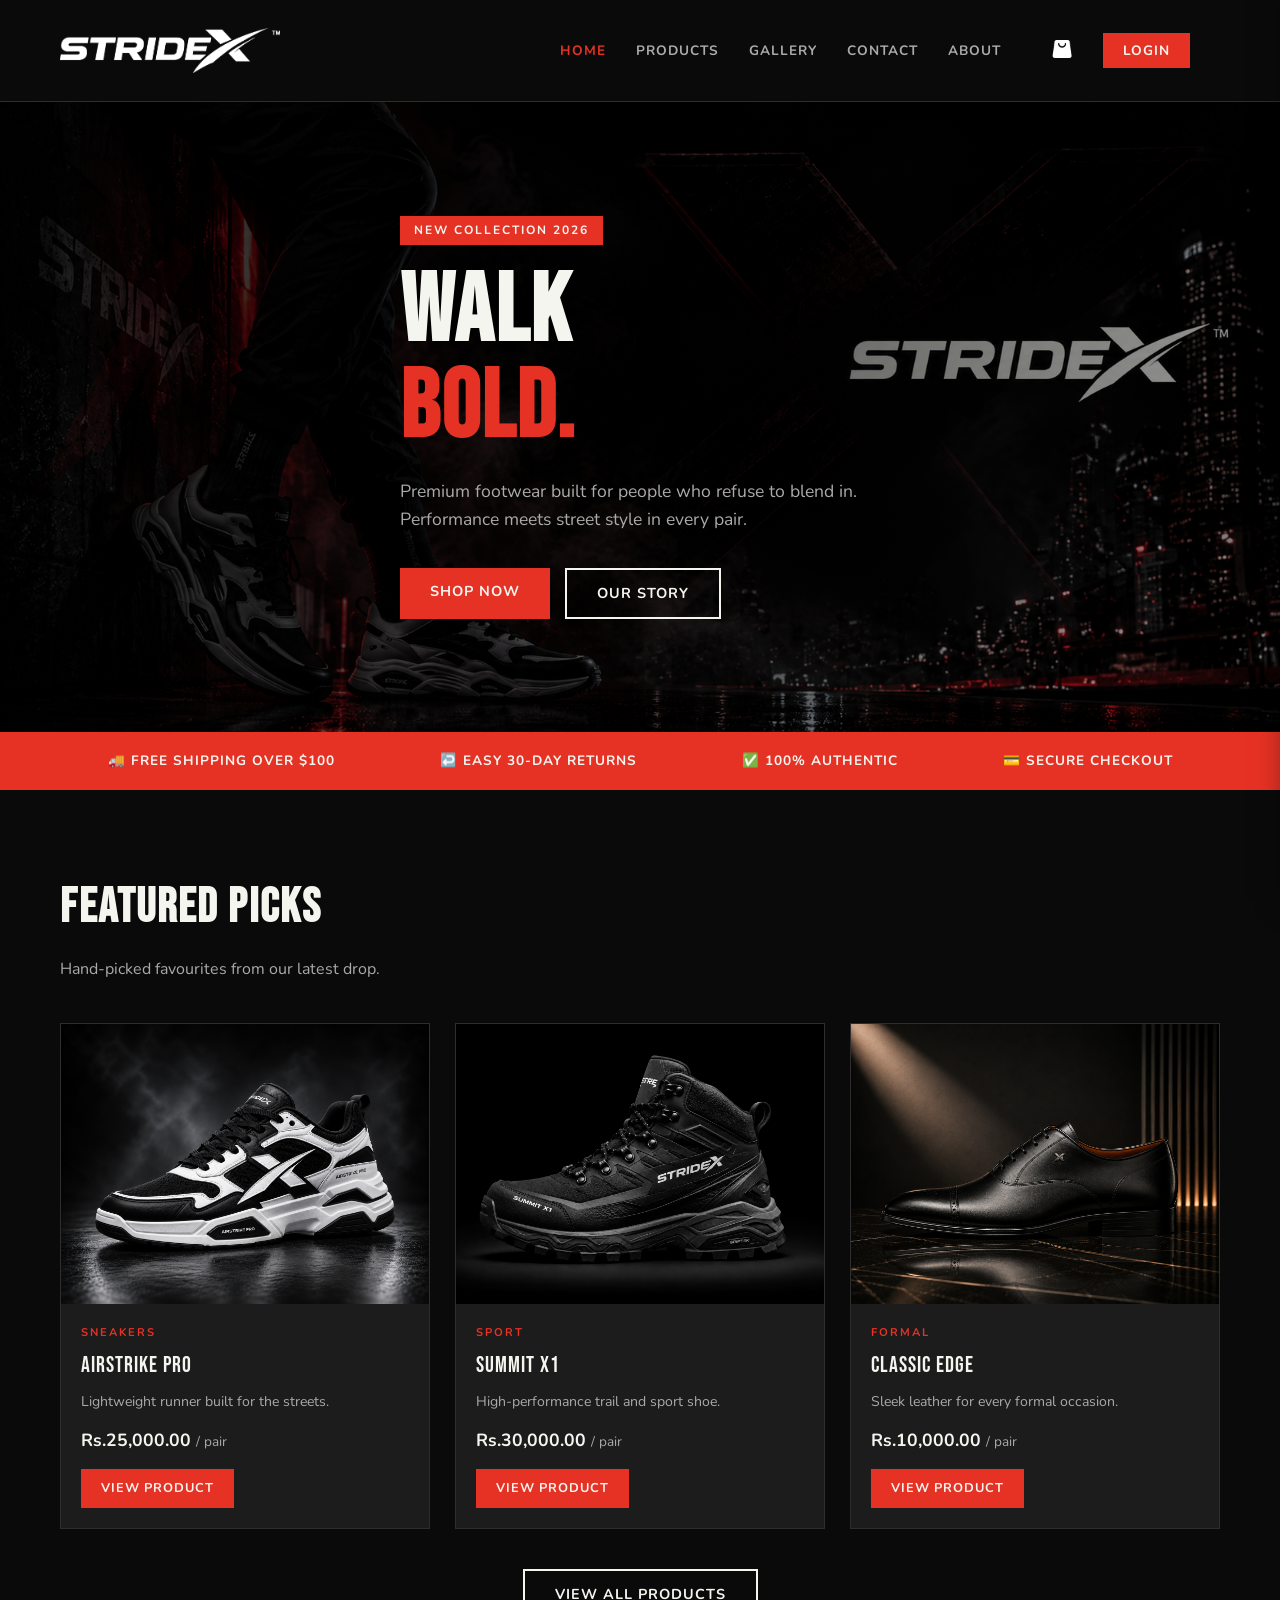
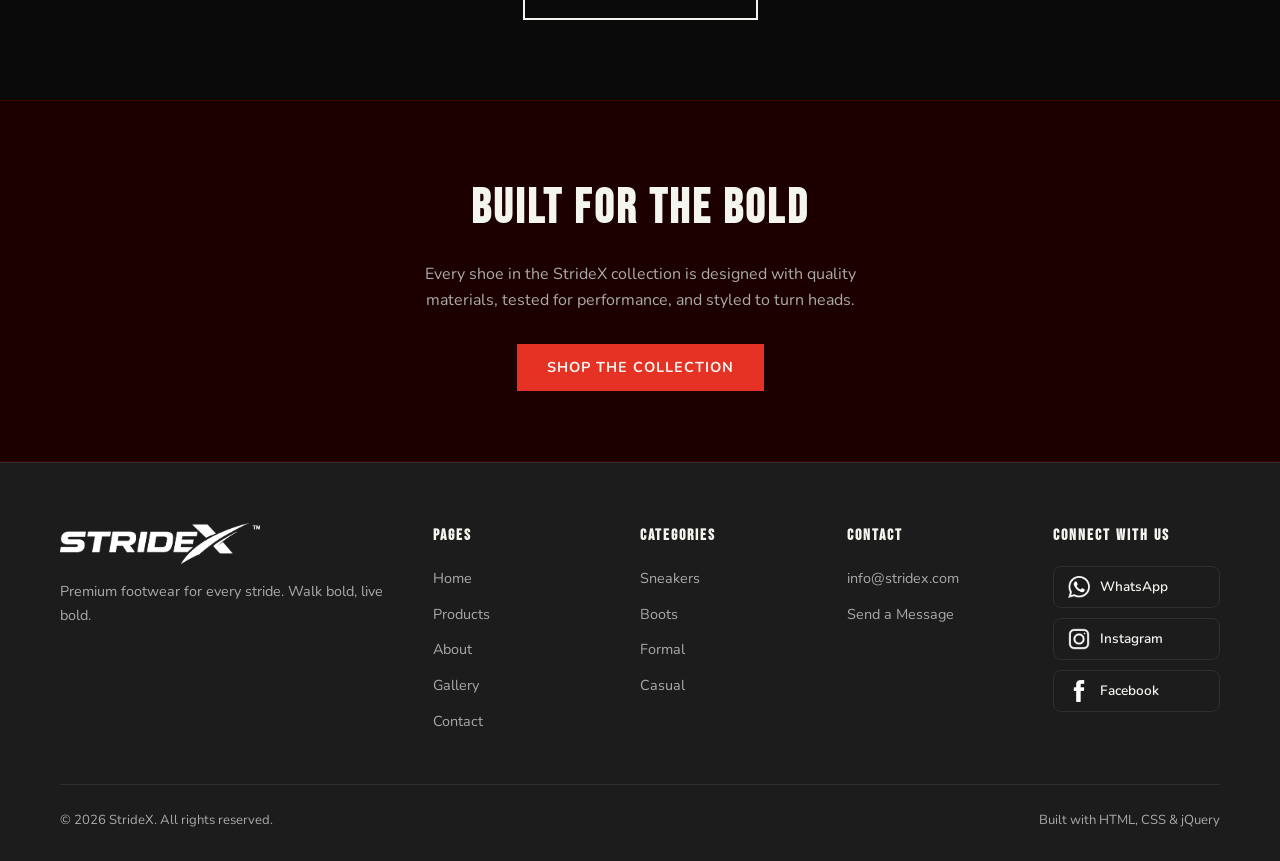
<file: index.html>
<!DOCTYPE html>
<html lang="en">
<head>
  <meta charset="UTF-8" />
  <meta name="viewport" content="width=device-width, initial-scale=1.0" />
  <title>StrideX – Walk Bold | Premium Footwear</title>
  <meta name="description" content="Explore StrideX - premium performance and street style footwear built for those who refuse to blend in. Walk bold, live bold." />
  <link rel="stylesheet" href="css/style.css" />
  <link rel="icon" type="image/png" href="Images/Logo/stridex logo x.png" />
</head>
<body>

  <!-- NAVBAR -->
  <nav class="navbar">
    <div class="container">
      <a href="index.html" class="logo">
        <img src="Images/Logo/stridex logo.png" alt="StrideX" />
      </a>
      <div class="nav-right">
        <ul class="nav-links" id="nav-links">
          <li><a href="index.html" class="active">Home</a></li>
          <li><a href="products.html">Products</a></li>
          <li><a href="gallery.html">Gallery</a></li>
          <li><a href="contact.html">Contact</a></li>
          <li><a href="about.html">About</a></li>
          <li class="desktop-only-cart">
            <button class="cart-btn" onclick="toggleCart()">
              <img src="Images/Icons/shoppingbag.png" class="cart-icon">
              <span class="cart-count">0</span>
            </button>
          </li>
          <li>
            <a href="login.html" class="nav-login-btn">Login</a>
          </li>
        </ul>
        <div class="nav-actions">
          <button class="cart-btn mobile-only-cart" onclick="toggleCart()">
            <img src="Images/Icons/shoppingbag.png" class="cart-icon">
            <span class="cart-count">0</span>
          </button>
          <button class="hamburger" id="hamburger" aria-label="Open menu">
            <span></span><span></span><span></span>
          </button>
        </div>
      </div>
    </div>
  </nav>

  <!-- HERO -->
  <section class="hero">
    <div class="container">
      <div class="hero-content">
        <div class="hero-tag">New Collection 2026</div>
        <h1>WALK<br /><span>BOLD.</span></h1>
        <p>Premium footwear built for people who refuse to blend in. Performance meets street style in every pair.</p>
        <div class="hero-buttons">
          <a href="products.html" class="btn btn-red">Shop Now</a>
          <a href="about.html" class="btn btn-outline">Our Story</a>
        </div>
      </div>
    </div>
  </section>

  <!-- FEATURES STRIP -->
  <div class="features-strip">
    <div class="container">
      <div class="feature-item">🚚 Free Shipping Over $100</div>
      <div class="feature-item">↩️ Easy 30-Day Returns</div>
      <div class="feature-item">✅ 100% Authentic</div>
      <div class="feature-item">💳 Secure Checkout</div>
    </div>
  </div>

  <!-- FEATURED SHOES -->
  <section class="featured-section">
    <div class="container">
      <h2 class="section-title">Featured Picks</h2>
      <p class="section-subtitle">Hand-picked favourites from our latest drop.</p>
      <div class="shoe-grid">

        <div class="shoe-card">
          <div class="shoe-card-img">
            <img src="Images/Shoes/Sneaker/airstrike1.jpg" alt="AirStrike Pro">
          </div>
          <div class="shoe-card-body">
            <div class="shoe-card-category">Sneakers</div>
            <div class="shoe-card-name">AirStrike Pro</div>
            <p style="color:#aaa;font-size:0.88rem;margin-bottom:12px;">Lightweight runner built for the streets.</p>
            <div class="shoe-card-price">Rs.25,000.00 <span>/ pair</span></div>
            <a href="products.html" class="btn btn-red" style="font-size:0.8rem;padding:9px 20px;">View Product</a>
          </div>
        </div>

        <div class="shoe-card">
          <div class="shoe-card-img">
            <img src="Images/Shoes/Boots/airstrike1.jpg" alt="Summit X1">
          </div>
          <div class="shoe-card-body">
            <div class="shoe-card-category">Sport</div>
            <div class="shoe-card-name">Summit X1</div>
            <p style="color:#aaa;font-size:0.88rem;margin-bottom:12px;">High-performance trail and sport shoe.</p>
            <div class="shoe-card-price">Rs.30,000.00 <span>/ pair</span></div>
            <a href="products.html" class="btn btn-red" style="font-size:0.8rem;padding:9px 20px;">View Product</a>
          </div>
        </div>

        <div class="shoe-card">
          <div class="shoe-card-img">
            <img src="Images/Shoes/Formal/airstrike1.jpg" alt="Classic Edge">
          </div>
          <div class="shoe-card-body">
            <div class="shoe-card-category">Formal</div>
            <div class="shoe-card-name">Classic Edge</div>
            <p style="color:#aaa;font-size:0.88rem;margin-bottom:12px;">Sleek leather for every formal occasion.</p>
            <div class="shoe-card-price">Rs.10,000.00 <span>/ pair</span></div>
            <a href="products.html" class="btn btn-red" style="font-size:0.8rem;padding:9px 20px;">View Product</a>
          </div>
        </div>

      </div>

      <div style="text-align:center; margin-top:40px;">
        <a href="products.html" class="btn btn-outline">View All Products</a>
      </div>
    </div>
  </section>

  <!-- BANNER CALLOUT -->
  <section style="background-color:#1c0000; border-top:1px solid #3a0000; border-bottom:1px solid #3a0000; padding:70px 0; text-align:center;">
    <div class="container">
      <h2 style="font-family:'Bebas Neue',sans-serif; font-size:3rem; letter-spacing:3px; margin-bottom:15px;">BUILT FOR THE BOLD</h2>
      <p style="color:#aaa; max-width:500px; margin:0 auto 30px;">Every shoe in the StrideX collection is designed with quality materials, tested for performance, and styled to turn heads.</p>
      <a href="products.html" class="btn btn-red">Shop the Collection</a>
    </div>
  </section>

  <!-- FOOTER -->
  <footer class="footer">
    <div class="container">
      <div class="footer-grid">
        <div class="footer-brand">
          <img src="Images/Logo/stridex logo.png" alt="StrideX" style="width:200px;height:auto;object-fit:contain;display:block;margin:0 0 15px;" />
          <p>Premium footwear for every stride. Walk bold, live bold.</p>
        </div>
        <div class="footer-col">
          <h4>Pages</h4>
          <ul>
            <li><a href="index.html">Home</a></li>
            <li><a href="products.html">Products</a></li>
            <li><a href="about.html">About</a></li>
            <li><a href="gallery.html">Gallery</a></li>
            <li><a href="contact.html">Contact</a></li>
          </ul>
        </div>
        <div class="footer-col">
          <h4>Categories</h4>
          <ul>
            <li><a href="products.html?category=sneakers">Sneakers</a></li>
            <li><a href="products.html?category=Boots">Boots</a></li>
            <li><a href="products.html?category=formal">Formal</a></li>
            <li><a href="products.html?category=casual">Casual</a></li>
          </ul>
        </div>
        <div class="footer-col">
          <h4>Contact</h4>
          <ul>
            <li><a href="mailto:info@stridex.com">info@stridex.com</a></li>
            <li><a href="contact.html">Send a Message</a></li>
          </ul>
        </div>
        <div class="footer-social">
          <h4>Connect with Us</h4>
          <div class="social-icons">
            <a href="contact.html" class="social-btn social-whatsapp" title="WhatsApp">
              <img src="Images/Icons/wp.png" alt="WhatsApp" class="social-icon-img" />
              WhatsApp
            </a>
            <a href="contact.html" class="social-btn social-instagram" title="Instagram">
              <img src="Images/Icons/insta.png" alt="Instagram" class="social-icon-img" />
              Instagram
            </a>
            <a href="contact.html" class="social-btn social-facebook" title="Facebook">
              <img src="Images/Icons/fb.png" alt="Facebook" class="social-icon-img" />
              Facebook
            </a>
          </div>
        </div>
      </div>
      <div class="footer-bottom">
        <p>&copy; 2026 StrideX. All rights reserved.</p>
        <p>Built with HTML, CSS &amp; jQuery</p>
      </div>
    </div>
  </footer>

  <script src="https://code.jquery.com/jquery-3.7.1.min.js"></script>
  <script src="js/script.js"></script>
</body>
</html>
</file>
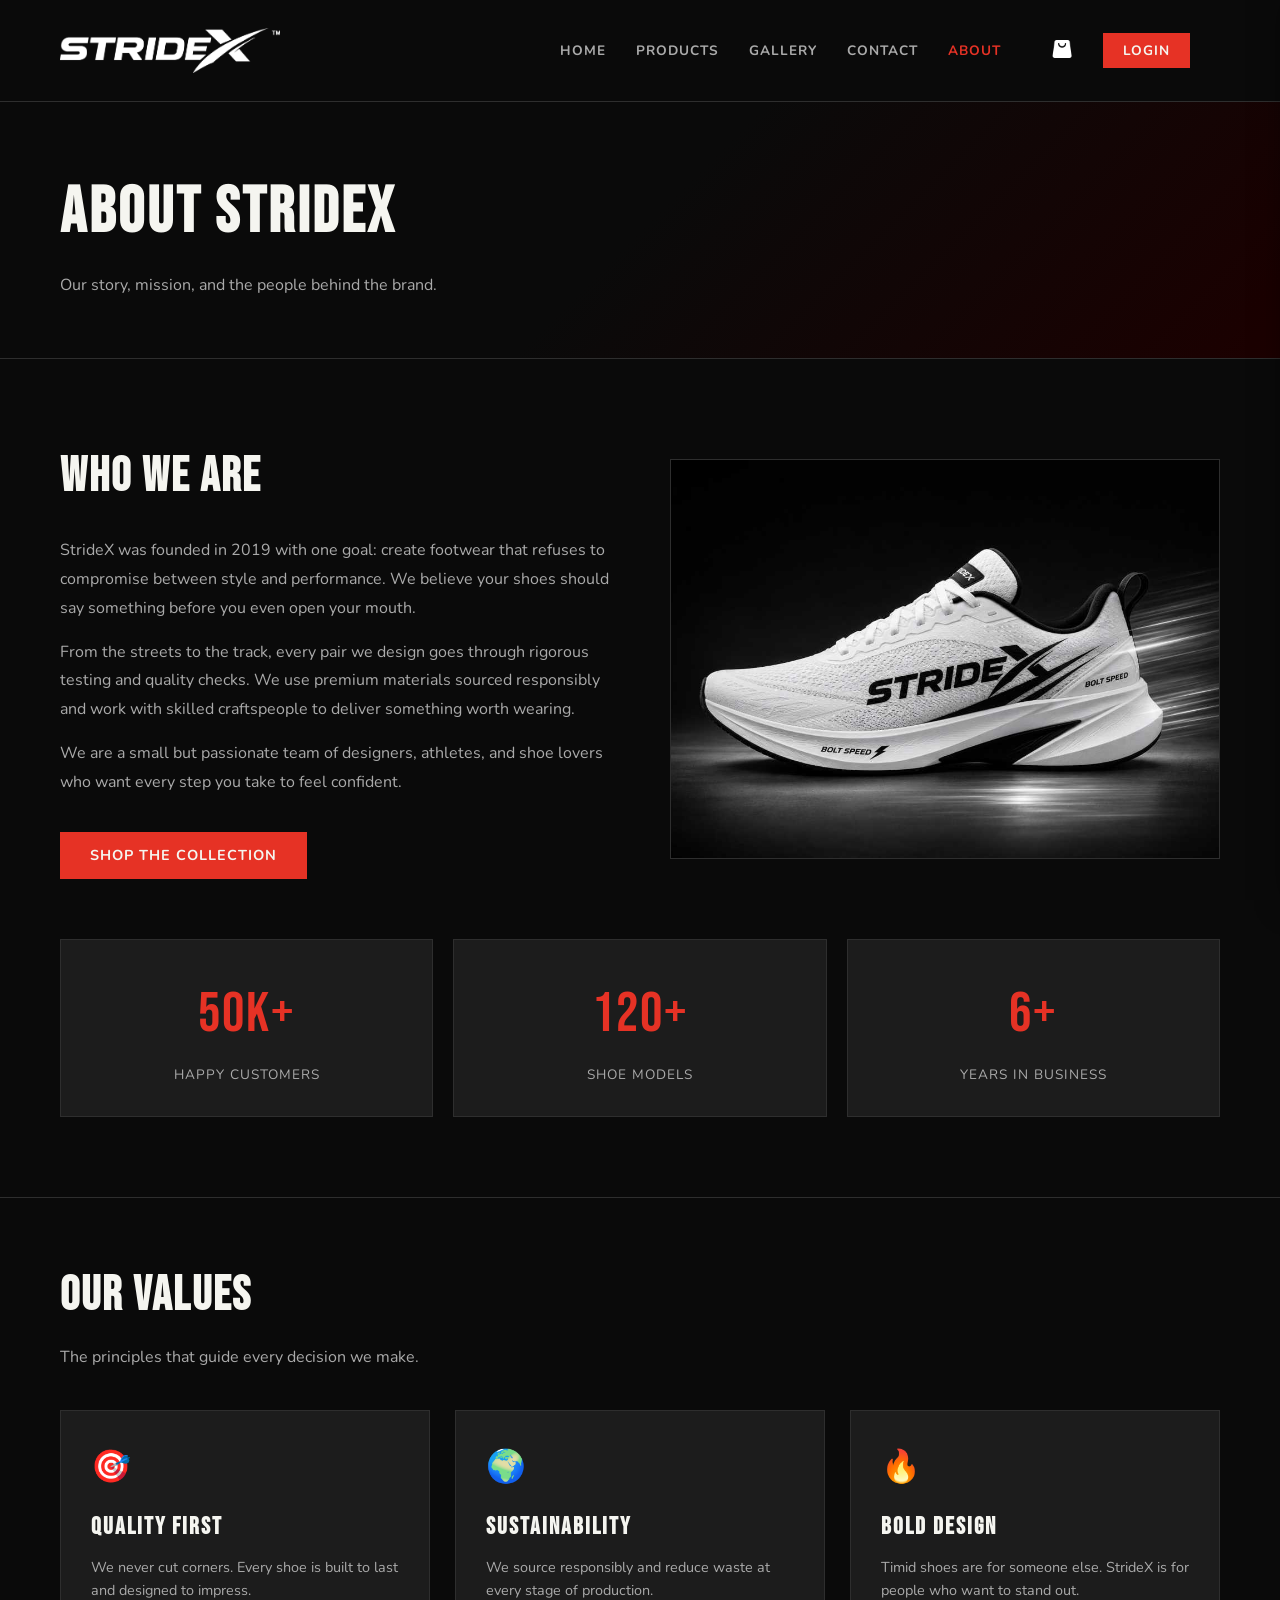
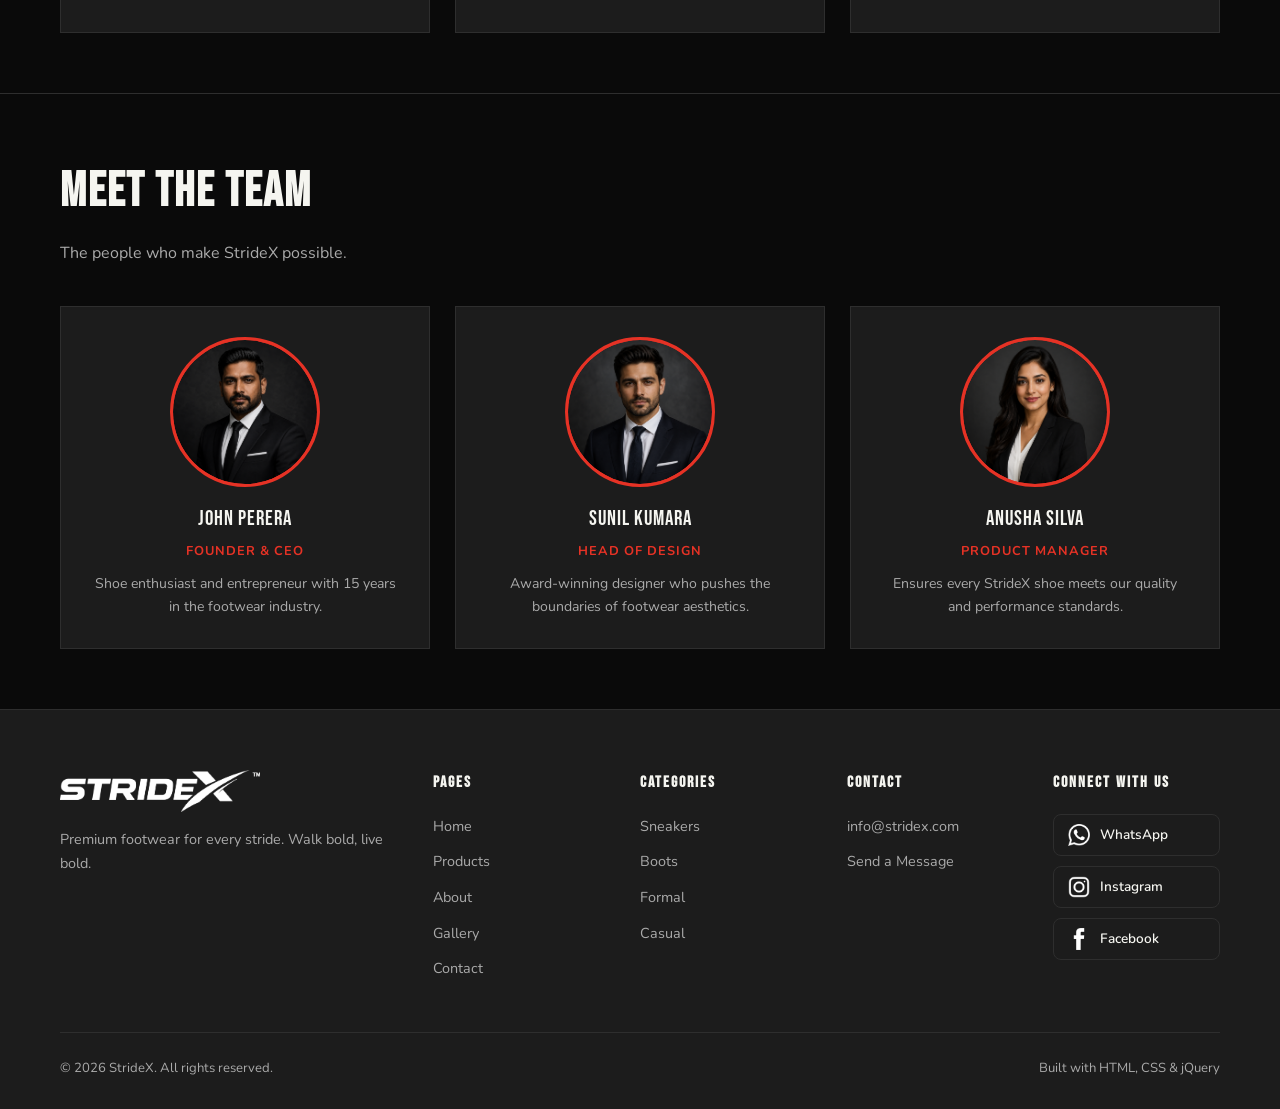
<file: about.html>
<!DOCTYPE html>
<html lang="en">
<head>
  <meta charset="UTF-8" />
  <meta name="viewport" content="width=device-width, initial-scale=1.0" />
  <title>About Us – StrideX | Walk Bold</title>
  <meta name="description" content="Discover the story of StrideX. Founded with the mission to build high-performance, bold footwear without compromise." />
  <link rel="stylesheet" href="css/style.css" />
  <link rel="icon" type="image/png" href="Images/Logo/stridex logo x.png" />
</head>
<body>

  <!-- NAVBAR -->
  <nav class="navbar">
     <div class="container">
       <a href="index.html" class="logo">
         <img src="Images/Logo/stridex logo.png" alt="StrideX" />
       </a>
      <div class="nav-right">
        <ul class="nav-links" id="nav-links">
          <li><a href="index.html">Home</a></li>
          <li><a href="products.html">Products</a></li>
          <li><a href="gallery.html">Gallery</a></li>
          <li><a href="contact.html">Contact</a></li>
          <li><a href="about.html" class="active">About</a></li>
          <li class="desktop-only-cart">
            <button class="cart-btn" onclick="toggleCart()">
              <img src="Images/Icons/shoppingbag.png" class="cart-icon">
              <span class="cart-count">0</span>
            </button>
          </li>
          <li>
            <a href="login.html" class="nav-login-btn">Login</a>
          </li>
        </ul>
        <div class="nav-actions">
          <button class="cart-btn mobile-only-cart" onclick="toggleCart()">
            <img src="Images/Icons/shoppingbag.png" class="cart-icon">
            <span class="cart-count">0</span>
          </button>
          <button class="hamburger" id="hamburger" aria-label="Open menu">
            <span></span><span></span><span></span>
          </button>
        </div>
      </div>
     </div>
   </nav>

  <!-- PAGE BANNER -->
  <div class="page-banner">
    <div class="container">
      <h1>About StrideX</h1>
      <p>Our story, mission, and the people behind the brand.</p>
    </div>
  </div>

  <!-- ABOUT SECTION -->
  <section class="about-section">
    <div class="container">
      <div class="about-grid">
        <div class="about-text">
          <h2>Who We Are</h2>
          <p>StrideX was founded in 2019 with one goal: create footwear that refuses to compromise between style and performance. We believe your shoes should say something before you even open your mouth.</p>
          <p>From the streets to the track, every pair we design goes through rigorous testing and quality checks. We use premium materials sourced responsibly and work with skilled craftspeople to deliver something worth wearing.</p>
          <p>We are a small but passionate team of designers, athletes, and shoe lovers who want every step you take to feel confident.</p>
          <a href="products.html" class="btn btn-red" style="margin-top:20px;">Shop the Collection</a>
        </div>
        <div class="about-image-box">
          <img src="Images/Shoes/Sneaker/airstrike3.jpg" alt="StrideX Shoe" style="width:100%;height:100%;object-fit:cover;" />
        </div>
      </div>
      <div class="stats-row">
        <div class="stat-box">
          <div class="stat-number">50K+</div>
          <div class="stat-label">Happy Customers</div>
        </div>
        <div class="stat-box">
          <div class="stat-number">120+</div>
          <div class="stat-label">Shoe Models</div>
        </div>
        <div class="stat-box">
          <div class="stat-number">6+</div>
          <div class="stat-label">Years in Business</div>
        </div>
      </div>
    </div>
  </section>

  <!-- OUR VALUES -->
  <section style="padding:60px 0;border-top:1px solid #2e2e2e;">
    <div class="container">
      <h2 class="section-title">Our Values</h2>
      <p class="section-subtitle">The principles that guide every decision we make.</p>
      <div style="display:grid;grid-template-columns:repeat(3,1fr);gap:25px;">
        <div style="background:#1c1c1c;border:1px solid #2e2e2e;padding:30px;">
          <div style="font-size:2rem;margin-bottom:15px;">🎯</div>
          <h3 style="font-family:'Bebas Neue',sans-serif;font-size:1.5rem;letter-spacing:2px;margin-bottom:10px;">Quality First</h3>
          <p style="color:#aaa;font-size:0.9rem;">We never cut corners. Every shoe is built to last and designed to impress.</p>
        </div>
        <div style="background:#1c1c1c;border:1px solid #2e2e2e;padding:30px;">
          <div style="font-size:2rem;margin-bottom:15px;">🌍</div>
          <h3 style="font-family:'Bebas Neue',sans-serif;font-size:1.5rem;letter-spacing:2px;margin-bottom:10px;">Sustainability</h3>
          <p style="color:#aaa;font-size:0.9rem;">We source responsibly and reduce waste at every stage of production.</p>
        </div>
        <div style="background:#1c1c1c;border:1px solid #2e2e2e;padding:30px;">
          <div style="font-size:2rem;margin-bottom:15px;">🔥</div>
          <h3 style="font-family:'Bebas Neue',sans-serif;font-size:1.5rem;letter-spacing:2px;margin-bottom:10px;">Bold Design</h3>
          <p style="color:#aaa;font-size:0.9rem;">Timid shoes are for someone else. StrideX is for people who want to stand out.</p>
        </div>
      </div>
    </div>
  </section>

  <!-- TEAM SECTION -->
  <section class="team-section">
    <div class="container">
      <h2 class="section-title">Meet the Team</h2>
      <p class="section-subtitle">The people who make StrideX possible.</p>
      <div class="team-grid">
        <div class="team-card">
          <div class="team-avatar">
            <img src="Images/Profile/1.jpg" alt="John Perera" style="width:100%;height:100%;object-fit:cover;border-radius:50%;" />
          </div>
          <div class="team-name">John Perera</div>
          <div class="team-role">Founder & CEO</div>
          <p style="color:#aaa;font-size:0.88rem;margin-top:12px;">Shoe enthusiast and entrepreneur with 15 years in the footwear industry.</p>
        </div>
        <div class="team-card">
          <div class="team-avatar">
            <img src="Images/Profile/2.jpg" alt="Sunil Kumara" style="width:100%;height:100%;object-fit:cover;border-radius:50%;" />
          </div>
          <div class="team-name">Sunil Kumara</div>
          <div class="team-role">Head of Design</div>
          <p style="color:#aaa;font-size:0.88rem;margin-top:12px;">Award-winning designer who pushes the boundaries of footwear aesthetics.</p>
        </div>
        <div class="team-card">
          <div class="team-avatar">
            <img src="Images/Profile/3.jpg" alt="Anusha Silva" style="width:100%;height:100%;object-fit:cover;border-radius:50%;" />
          </div>
          <div class="team-name">Anusha Silva</div>
          <div class="team-role">Product Manager</div>
          <p style="color:#aaa;font-size:0.88rem;margin-top:12px;">Ensures every StrideX shoe meets our quality and performance standards.</p>
        </div>
      </div>
    </div>
  </section>

  <!-- FOOTER -->
  <footer class="footer">
    <div class="container">
      <div class="footer-grid">
        <div class="footer-brand">
          <img src="Images/Logo/stridex logo.png" alt="StrideX" style="width:200px;height:auto;object-fit:contain;display:block;margin:0 0 15px;" />
          <p>Premium footwear for every stride. Walk bold, live bold.</p>
        </div>
        <div class="footer-col">
          <h4>Pages</h4>
          <ul>
            <li><a href="index.html">Home</a></li>
            <li><a href="products.html">Products</a></li>
            <li><a href="about.html">About</a></li>
            <li><a href="gallery.html">Gallery</a></li>
            <li><a href="contact.html">Contact</a></li>
          </ul>
        </div>
        <div class="footer-col">
          <h4>Categories</h4>
          <ul>
            <li><a href="products.html?category=sneakers">Sneakers</a></li>
            <li><a href="products.html?category=Boots">Boots</a></li>
            <li><a href="products.html?category=formal">Formal</a></li>
            <li><a href="products.html?category=casual">Casual</a></li>
          </ul>
        </div>
        <div class="footer-col">
          <h4>Contact</h4>
          <ul>
            <li><a href="mailto:info@stridex.com">info@stridex.com</a></li>
            <li><a href="contact.html">Send a Message</a></li>
          </ul>
        </div>
        <div class="footer-social">
          <h4>Connect with Us</h4>
          <div class="social-icons">
            <a href="contact.html" class="social-btn social-whatsapp" title="WhatsApp">
              <img src="Images/Icons/wp.png" alt="WhatsApp" class="social-icon-img" />
              WhatsApp
            </a>
            <a href="contact.html" class="social-btn social-instagram" title="Instagram">
              <img src="Images/Icons/insta.png" alt="Instagram" class="social-icon-img" />
              Instagram
            </a>
            <a href="contact.html" class="social-btn social-facebook" title="Facebook">
              <img src="Images/Icons/fb.png" alt="Facebook" class="social-icon-img" />
              Facebook
            </a>
          </div>
        </div>
      </div>
      <div class="footer-bottom">
        <p>&copy; 2026 StrideX. All rights reserved.</p>
        <p>Built with HTML, CSS &amp; jQuery</p>
      </div>
    </div>
  </footer>

  <script src="https://code.jquery.com/jquery-3.7.1.min.js"></script>
  <script src="js/script.js"></script>
</body>
</html>
</file>
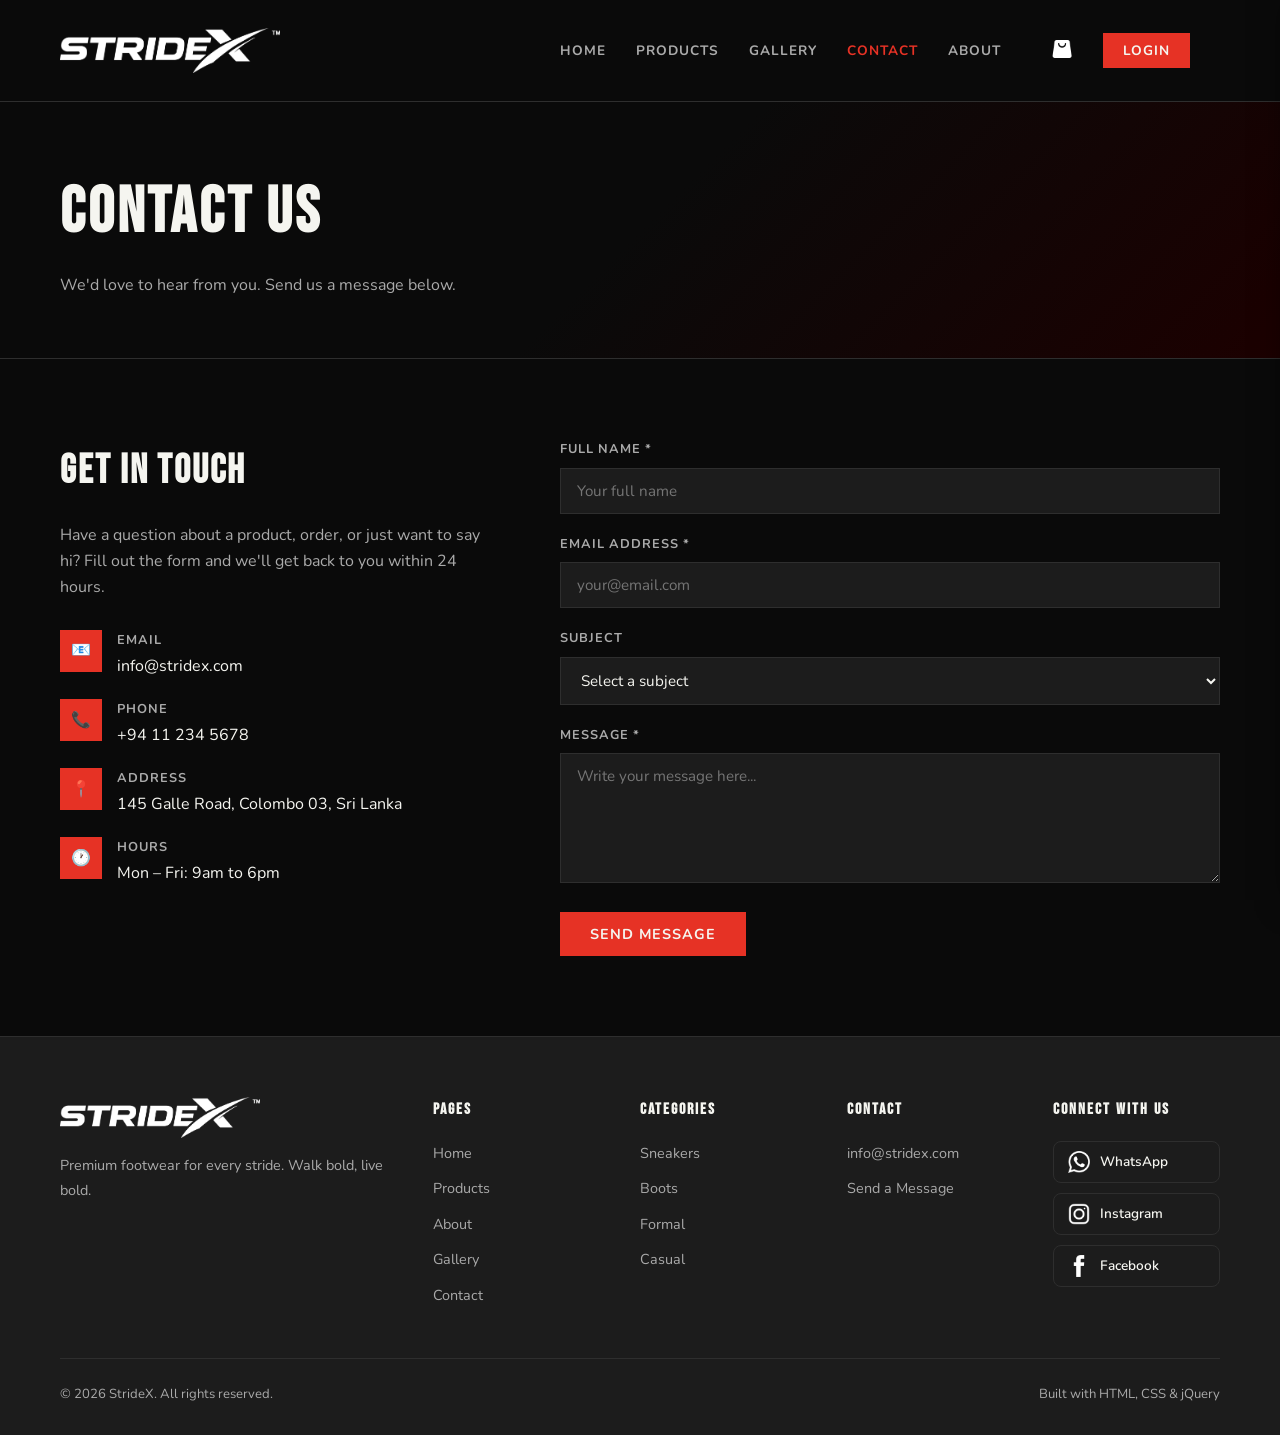
<file: contact.html>
<!DOCTYPE html>
<html lang="en">
<head>
  <meta charset="UTF-8" />
  <meta name="viewport" content="width=device-width, initial-scale=1.0" />
  <title>Contact Us – StrideX | Walk Bold</title>
  <meta name="description" content="Get in touch with the StrideX team. Send us a message, find our phone number, email, or visit our retail store in Colombo." />
  <link rel="stylesheet" href="css/style.css" />
  <link rel="icon" type="image/png" href="Images/Logo/stridex logo x.png" />
</head>
<body>

  <!-- NAVBAR -->
  <nav class="navbar">
     <div class="container">
       <a href="index.html" class="logo">
         <img src="Images/Logo/stridex logo.png" alt="StrideX" />
       </a>
      <div class="nav-right">
        <ul class="nav-links" id="nav-links">
          <li><a href="index.html">Home</a></li>
          <li><a href="products.html">Products</a></li>
          <li><a href="gallery.html">Gallery</a></li>
          <li><a href="contact.html" class="active">Contact</a></li>
          <li><a href="about.html">About</a></li>
          <li class="desktop-only-cart">
            <button class="cart-btn" onclick="toggleCart()">
              <img src="Images/Icons/shoppingbag.png" class="cart-icon">
              <span class="cart-count">0</span>
            </button>
          </li>
          <li>
            <a href="login.html" class="nav-login-btn">Login</a>
          </li>
        </ul>
        <div class="nav-actions">
          <button class="cart-btn mobile-only-cart" onclick="toggleCart()">
            <img src="Images/Icons/shoppingbag.png" class="cart-icon">
            <span class="cart-count">0</span>
          </button>
          <button class="hamburger" id="hamburger" aria-label="Open menu">
            <span></span><span></span><span></span>
          </button>
        </div>
      </div>
     </div>
   </nav>

  <!-- PAGE BANNER -->
  <div class="page-banner">
    <div class="container">
      <h1>Contact Us</h1>
      <p>We'd love to hear from you. Send us a message below.</p>
    </div>
  </div>

  <!-- CONTACT SECTION -->
  <section class="contact-section">
    <div class="container">
      <div class="contact-grid">

        <!-- LEFT: Contact Info -->
        <div class="contact-info">
          <h2>Get in Touch</h2>
          <p>Have a question about a product, order, or just want to say hi? Fill out the form and we'll get back to you within 24 hours.</p>
          <div class="contact-detail">
            <div class="contact-icon">📧</div>
            <div class="contact-detail-text">
              <strong>Email</strong>
              info@stridex.com
            </div>
          </div>
          <div class="contact-detail">
            <div class="contact-icon">📞</div>
            <div class="contact-detail-text">
              <strong>Phone</strong>
              +94 11 234 5678
            </div>
          </div>
          <div class="contact-detail">
            <div class="contact-icon">📍</div>
            <div class="contact-detail-text">
              <strong>Address</strong>
              145 Galle Road, Colombo 03, Sri Lanka
            </div>
          </div>
          <div class="contact-detail">
            <div class="contact-icon">🕐</div>
            <div class="contact-detail-text">
              <strong>Hours</strong>
              Mon – Fri: 9am to 6pm
            </div>
          </div>
        </div>

        <!-- RIGHT: Contact Form -->
        <div>
          <form id="contact-form">
            <div class="form-group">
              <label for="c-name">Full Name *</label>
              <input type="text" id="c-name" placeholder="Your full name" />
              <div class="error-msg" id="c-name-error"></div>
            </div>
            <div class="form-group">
              <label for="c-email">Email Address *</label>
              <input type="email" id="c-email" placeholder="your@email.com" />
              <div class="error-msg" id="c-email-error"></div>
            </div>
            <div class="form-group">
              <label for="c-subject">Subject</label>
              <select id="c-subject">
                <option value="">Select a subject</option>
                <option value="order">Order Enquiry</option>
                <option value="product">Product Question</option>
                <option value="return">Returns & Refunds</option>
                <option value="other">Other</option>
              </select>
            </div>
            <div class="form-group">
              <label for="c-message">Message *</label>
              <textarea id="c-message" placeholder="Write your message here..."></textarea>
              <div class="error-msg" id="c-message-error"></div>
            </div>
            <button type="submit" class="btn btn-red">Send Message</button>
          </form>
          <div class="success-box" id="contact-success">
            ✅ Thank you! Your message has been sent. We'll be in touch soon.
          </div>
        </div>

      </div>
    </div>
  </section>

  <!-- FOOTER -->
  <footer class="footer">
    <div class="container">
      <div class="footer-grid">
        <div class="footer-brand">
          <img src="Images/Logo/stridex logo.png" alt="StrideX" style="width:200px;height:auto;object-fit:contain;display:block;margin:0 0 15px;" />
          <p>Premium footwear for every stride. Walk bold, live bold.</p>
        </div>
        <div class="footer-col">
          <h4>Pages</h4>
          <ul>
            <li><a href="index.html">Home</a></li>
            <li><a href="products.html">Products</a></li>
            <li><a href="about.html">About</a></li>
            <li><a href="gallery.html">Gallery</a></li>
            <li><a href="contact.html">Contact</a></li>
          </ul>
        </div>
        <div class="footer-col">
          <h4>Categories</h4>
          <ul>
            <li><a href="products.html?category=sneakers">Sneakers</a></li>
            <li><a href="products.html?category=Boots">Boots</a></li>
            <li><a href="products.html?category=formal">Formal</a></li>
            <li><a href="products.html?category=casual">Casual</a></li>
          </ul>
        </div>
        <div class="footer-col">
          <h4>Contact</h4>
          <ul>
            <li><a href="mailto:info@stridex.com">info@stridex.com</a></li>
            <li><a href="contact.html">Send a Message</a></li>
          </ul>
        </div>
        <div class="footer-social">
          <h4>Connect with Us</h4>
          <div class="social-icons">
            <a href="contact.html" class="social-btn social-whatsapp" title="WhatsApp">
              <img src="Images/Icons/wp.png" alt="WhatsApp" class="social-icon-img" />
              WhatsApp
            </a>
            <a href="contact.html" class="social-btn social-instagram" title="Instagram">
              <img src="Images/Icons/insta.png" alt="Instagram" class="social-icon-img" />
              Instagram
            </a>
            <a href="contact.html" class="social-btn social-facebook" title="Facebook">
              <img src="Images/Icons/fb.png" alt="Facebook" class="social-icon-img" />
              Facebook
            </a>
          </div>
        </div>
      </div>
      <div class="footer-bottom">
        <p>&copy; 2026 StrideX. All rights reserved.</p>
        <p>Built with HTML, CSS &amp; jQuery</p>
      </div>
    </div>
  </footer>

  <script src="https://code.jquery.com/jquery-3.7.1.min.js"></script>
  <script src="js/script.js"></script>
</body>
</html>
</file>
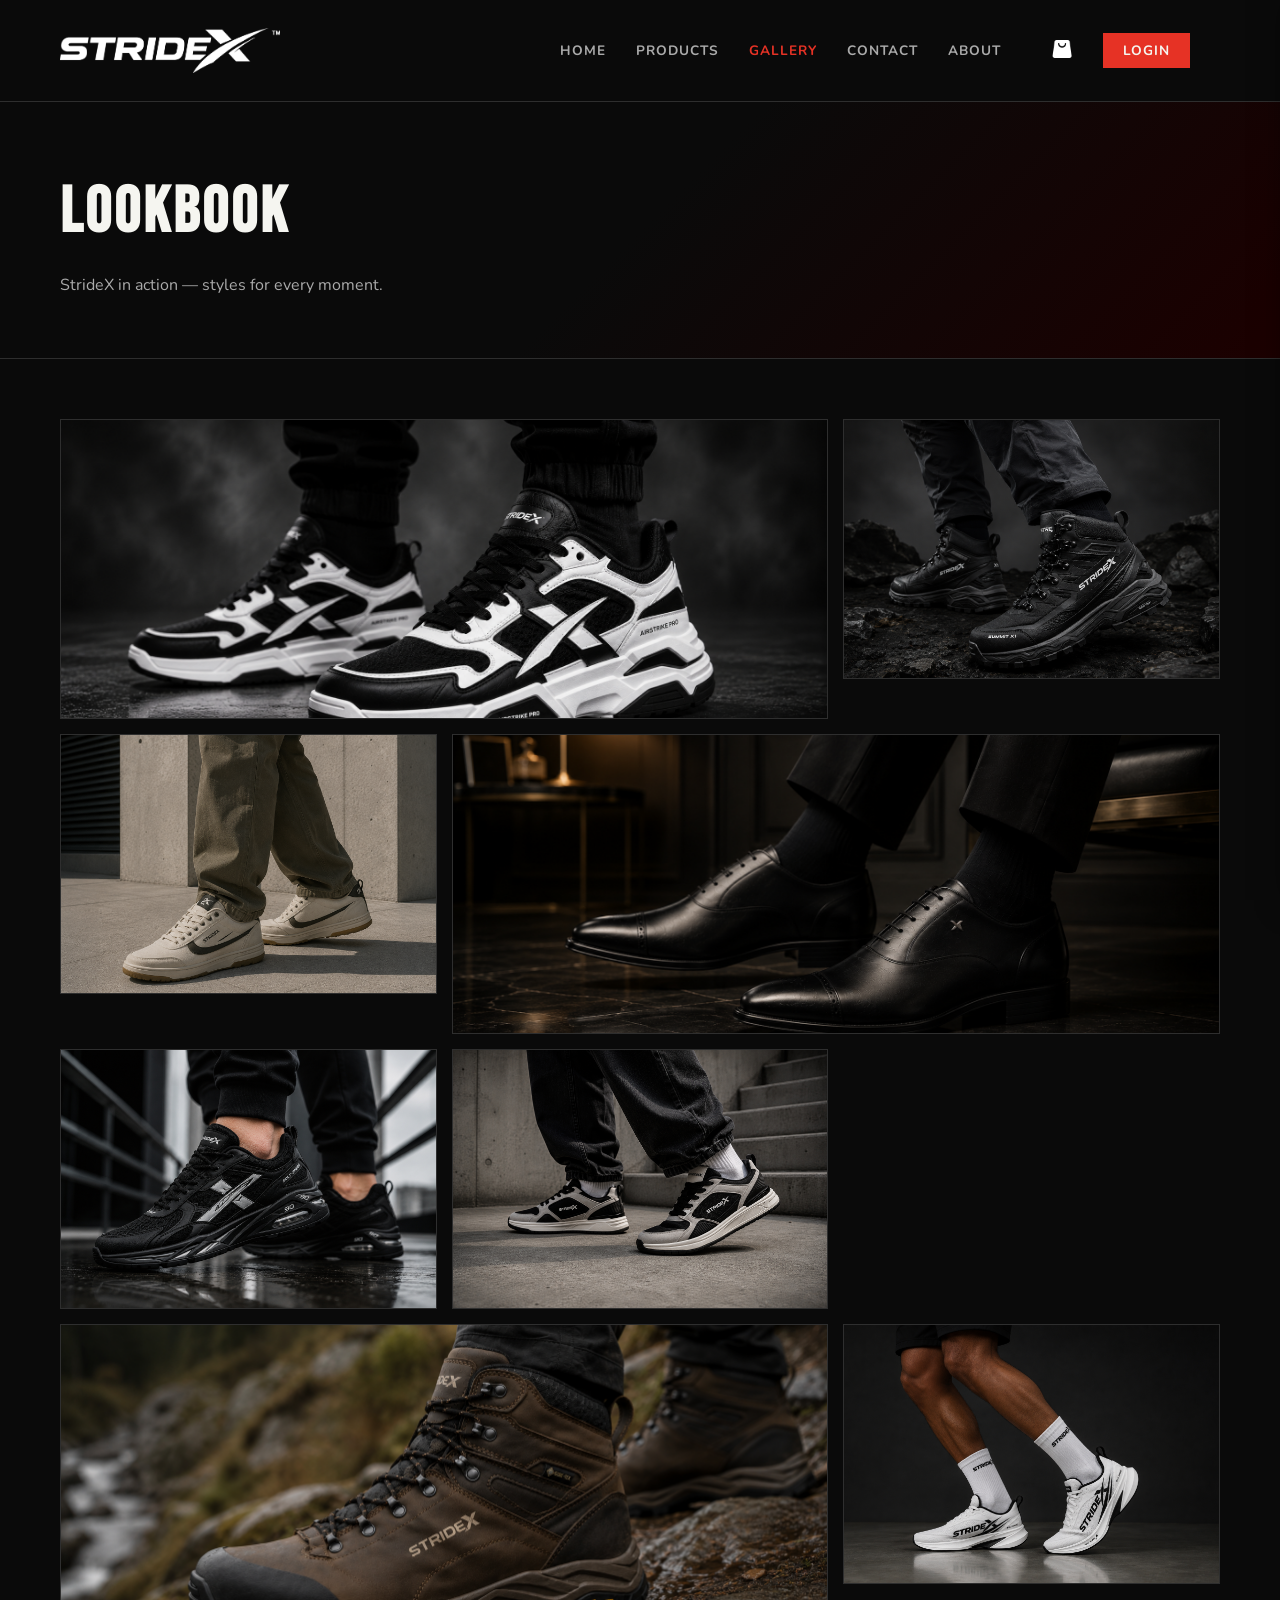
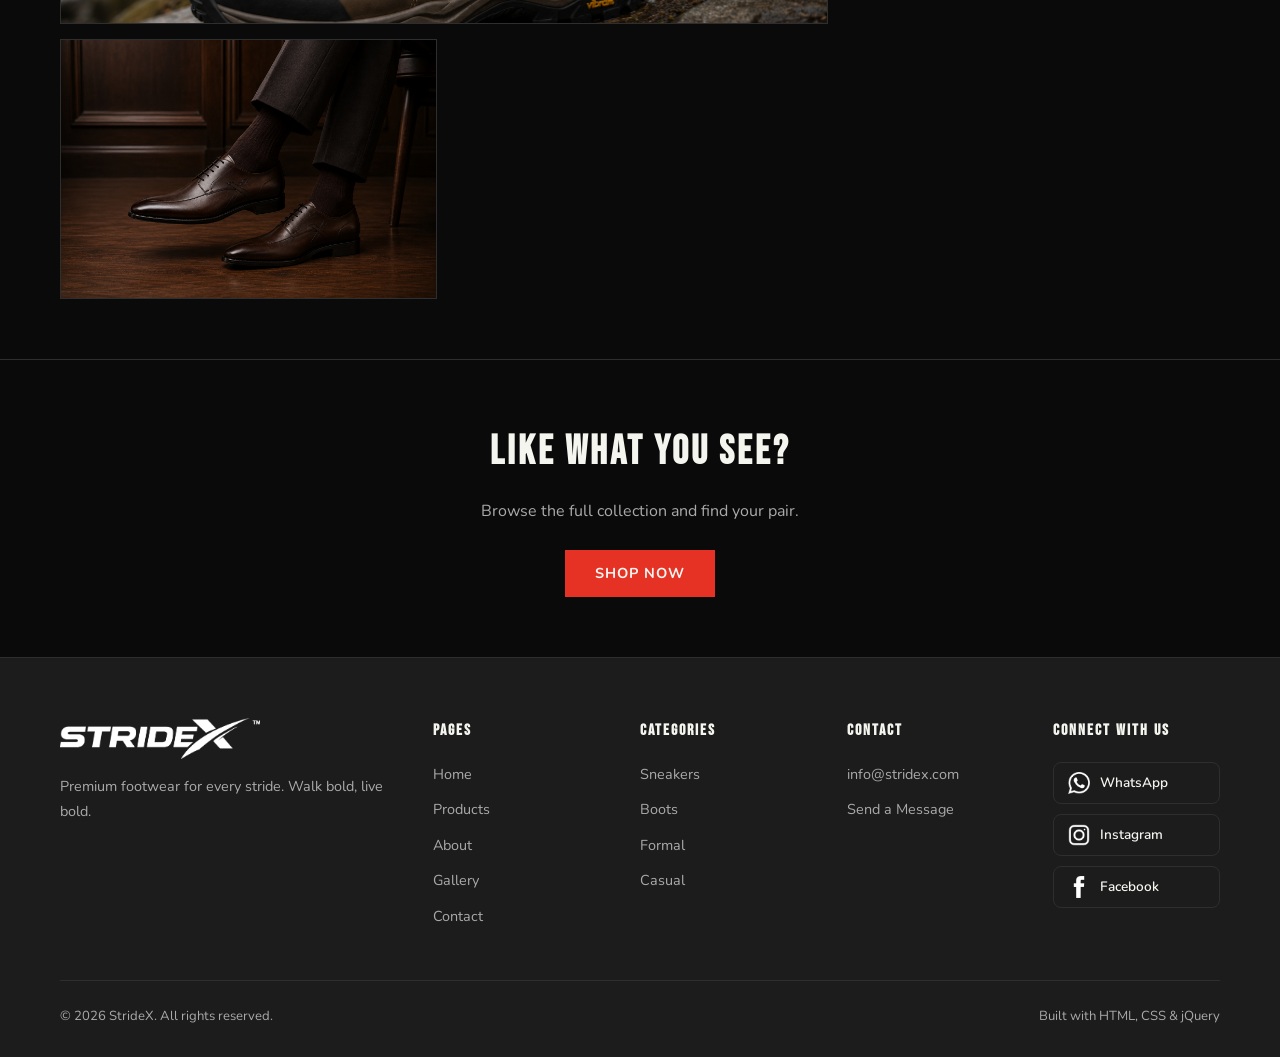
<file: gallery.html>
<!DOCTYPE html>
<html lang="en">
<head>
  <meta charset="UTF-8" />
  <meta name="viewport" content="width=device-width, initial-scale=1.0" />
  <title>Lookbook & Gallery – StrideX | Walk Bold</title>
  <meta name="description" content="View the StrideX Lookbook. Witness our performance sneakers and street styles in action." />
  <link rel="stylesheet" href="css/style.css" />
  <link rel="icon" type="image/png" href="Images/Logo/stridex logo x.png" />
</head>
<body>

  <!-- NAVBAR -->
  <nav class="navbar">
     <div class="container">
       <a href="index.html" class="logo">
         <img src="Images/Logo/stridex logo.png" alt="StrideX" />
       </a>
      <div class="nav-right">
        <ul class="nav-links" id="nav-links">
          <li><a href="index.html">Home</a></li>
          <li><a href="products.html">Products</a></li>
          <li><a href="gallery.html" class="active">Gallery</a></li>
          <li><a href="contact.html">Contact</a></li>
          <li><a href="about.html">About</a></li>
          <li class="desktop-only-cart">
            <button class="cart-btn" onclick="toggleCart()">
              <img src="Images/Icons/shoppingbag.png" class="cart-icon">
              <span class="cart-count">0</span>
            </button>
          </li>
          <li>
            <a href="login.html" class="nav-login-btn">Login</a>
          </li>
        </ul>
        <div class="nav-actions">
          <button class="cart-btn mobile-only-cart" onclick="toggleCart()">
            <img src="Images/Icons/shoppingbag.png" class="cart-icon">
            <span class="cart-count">0</span>
          </button>
          <button class="hamburger" id="hamburger" aria-label="Open menu">
            <span></span><span></span><span></span>
          </button>
        </div>
      </div>
     </div>
   </nav>

  <!-- PAGE BANNER -->
  <div class="page-banner">
    <div class="container">
      <h1>Lookbook</h1>
      <p>StrideX in action — styles for every moment.</p>
    </div>
  </div>

  <!-- GALLERY GRID -->
  <div class="container">
    <div class="gallery-grid">
      <div class="gallery-item large">
        <img src="Images/Gallery/3.jpg" alt="AirStrike Pro" style="width:100%;height:100%;object-fit:cover;" />
        <div class="gallery-overlay">AirStrike Pro</div>
      </div>
      <div class="gallery-item">
        <img src="Images/Gallery/4.jpg" alt="Summit X1" style="width:100%;height:100%;object-fit:cover;" />
        <div class="gallery-overlay">Summit X1</div>
      </div>
      <div class="gallery-item">
        <img src="Images/Gallery/5.jpg" alt="Canvas Wave" style="width:100%;height:100%;object-fit:cover;" />
        <div class="gallery-overlay">Canvas Wave</div>
      </div>
      <div class="gallery-item large">
        <img src="Images/Gallery/8.jpg" alt="Classic Edge" style="width:100%;height:100%;object-fit:cover;" />
        <div class="gallery-overlay">Classic Edge</div>
      </div>
      <div class="gallery-item">
        <img src="Images/Gallery/1.jpg" alt="NightRun 90" style="width:100%;height:100%;object-fit:cover;" />
        <div class="gallery-overlay">NightRun 90</div>
      </div>
      <div class="gallery-item">
        <img src="Images/Gallery/6.jpg" alt="Urban Drift" style="width:100%;height:100%;object-fit:cover;" />
        <div class="gallery-overlay">Urban Drift</div>
      </div>
      <div class="gallery-item large">
        <img src="Images/Gallery/7.jpg" alt="TrailBlaze GTX" style="width:100%;height:100%;object-fit:cover;" />
        <div class="gallery-overlay">TrailBlaze GTX</div>
      </div>
      <div class="gallery-item">
        <img src="Images/Gallery/2.jpg" alt="Bolt Speed" style="width:100%;height:100%;object-fit:cover;" />
        <div class="gallery-overlay">Bolt Speed</div>
      </div>
      <div class="gallery-item">
        <img src="Images/Gallery/9.jpg" alt="Oxford Premier" style="width:100%;height:100%;object-fit:cover;" />
        <div class="gallery-overlay">Oxford Premier</div>
      </div>
    </div>
  </div>

  <!-- CALLOUT -->
  <div style="text-align:center;padding:60px 20px;border-top:1px solid #2e2e2e;">
    <h2 style="font-family:'Bebas Neue',sans-serif;font-size:2.5rem;letter-spacing:3px;margin-bottom:15px;">LIKE WHAT YOU SEE?</h2>
    <p style="color:#aaa;margin-bottom:25px;">Browse the full collection and find your pair.</p>
    <a href="products.html" class="btn btn-red">Shop Now</a>
  </div>

  <!-- FOOTER -->
  <footer class="footer">
    <div class="container">
      <div class="footer-grid">
        <div class="footer-brand">
          <img src="Images/Logo/stridex logo.png" alt="StrideX" style="width:200px;height:auto;object-fit:contain;display:block;margin:0 0 15px;" />
          <p>Premium footwear for every stride. Walk bold, live bold.</p>
        </div>
        <div class="footer-col">
          <h4>Pages</h4>
          <ul>
            <li><a href="index.html">Home</a></li>
            <li><a href="products.html">Products</a></li>
            <li><a href="about.html">About</a></li>
            <li><a href="gallery.html">Gallery</a></li>
            <li><a href="contact.html">Contact</a></li>
          </ul>
        </div>
        <div class="footer-col">
          <h4>Categories</h4>
          <ul>
            <li><a href="products.html?category=sneakers">Sneakers</a></li>
            <li><a href="products.html?category=Boots">Boots</a></li>
            <li><a href="products.html?category=formal">Formal</a></li>
            <li><a href="products.html?category=casual">Casual</a></li>
          </ul>
        </div>
        <div class="footer-col">
          <h4>Contact</h4>
          <ul>
            <li><a href="mailto:info@stridex.com">info@stridex.com</a></li>
            <li><a href="contact.html">Send a Message</a></li>
          </ul>
        </div>
        <div class="footer-social">
          <h4>Connect with Us</h4>
          <div class="social-icons">
            <a href="contact.html" class="social-btn social-whatsapp" title="WhatsApp">
              <img src="Images/Icons/wp.png" alt="WhatsApp" class="social-icon-img" />
              WhatsApp
            </a>
            <a href="contact.html" class="social-btn social-instagram" title="Instagram">
              <img src="Images/Icons/insta.png" alt="Instagram" class="social-icon-img" />
              Instagram
            </a>
            <a href="contact.html" class="social-btn social-facebook" title="Facebook">
              <img src="Images/Icons/fb.png" alt="Facebook" class="social-icon-img" />
              Facebook
            </a>
          </div>
        </div>
      </div>
      <div class="footer-bottom">
        <p>&copy; 2026 StrideX. All rights reserved.</p>
        <p>Built with HTML, CSS &amp; jQuery</p>
      </div>
    </div>
  </footer>

  <script src="https://code.jquery.com/jquery-3.7.1.min.js"></script>
  <script src="js/script.js"></script>
</body>
</html>
</file>
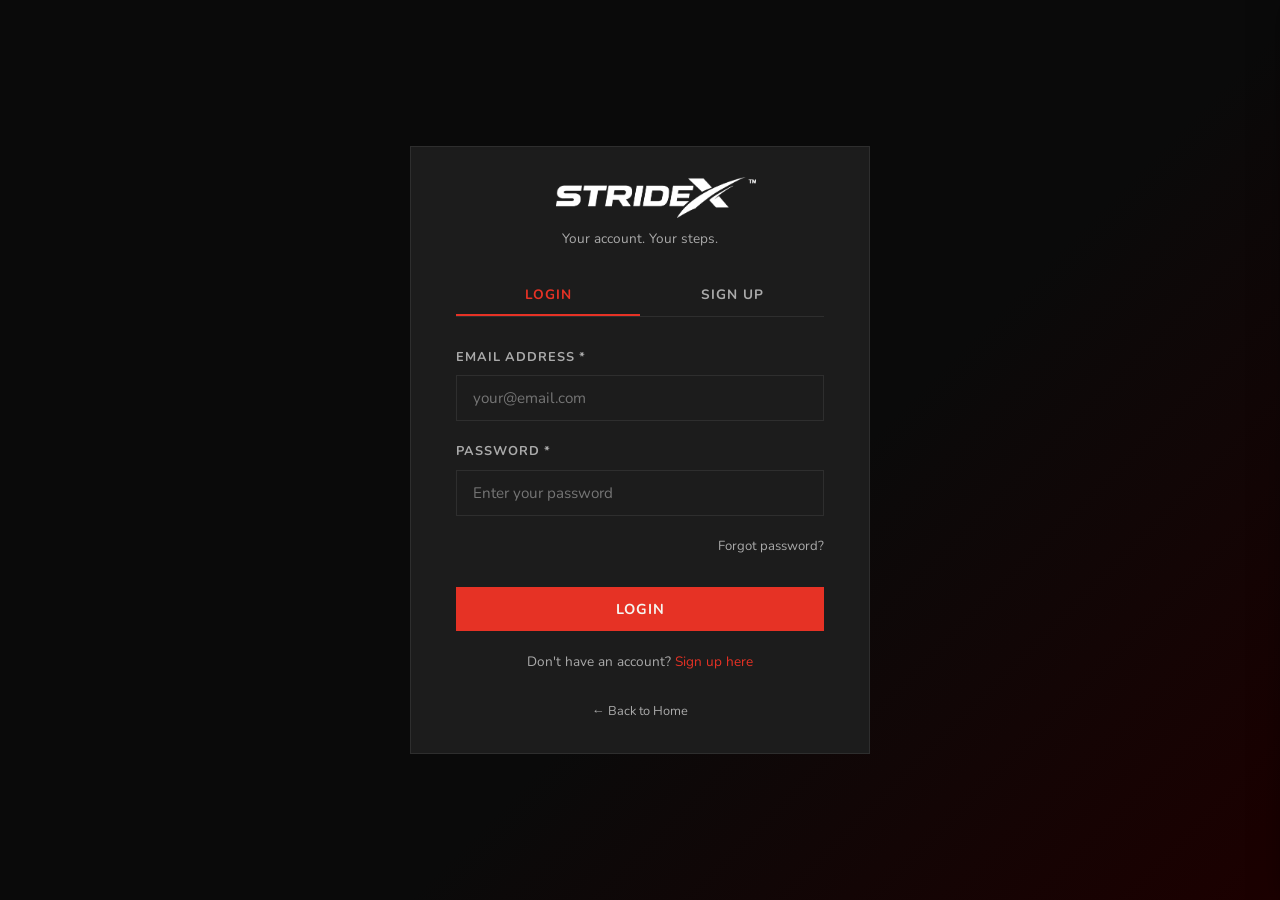
<file: login.html>
<!DOCTYPE html>
<html lang="en">
<head>
  <meta charset="UTF-8" />
  <meta name="viewport" content="width=device-width, initial-scale=1.0" />
  <title>Login – StrideX</title>
  <link rel="stylesheet" href="css/style.css" />
<title>About – StrideX</title>
  <link rel="stylesheet" href="css/style.css" />
<link rel="stylesheet" href="css/style.css" />
  <link rel="icon" type="image/png" href="Images/Logo/stridex logo x.png" />
</head>
<body>

  <div class="auth-page">
    <div class="auth-box">

      <!-- Logo -->
      <a href="index.html" class="logo" style="display: block; margin-bottom: 10px;">
        <img src="Images/Logo/stridex logo.png" alt="StrideX" style="width: 200px; height: auto; max-height: 120px; object-fit: contain; filter: brightness(0) invert(1); margin-left: 100px;" />
      </a>

      <div class="auth-tagline">Your account. Your steps.</div>

      <!-- Tabs: Login / Sign Up -->
      <div class="auth-tabs">
        <button class="auth-tab active" data-tab="login-form">Login</button>
        <button class="auth-tab" data-tab="signup-form">Sign Up</button>
      </div>

      <!-- LOGIN FORM -->
      <div class="auth-form active" id="login-form">
        <form id="login-form-el">
          <div class="form-group">
            <label for="l-email">Email Address *</label>
            <input type="email" id="l-email" placeholder="your@email.com" />
            <div class="error-msg" id="l-email-error"></div>
          </div>
          <div class="form-group">
            <label for="l-password">Password *</label>
            <input type="password" id="l-password" placeholder="Enter your password" />
            <div class="error-msg" id="l-password-error"></div>
          </div>
          <div style="display:flex; justify-content:flex-end; margin-bottom:20px;">
            <a href="#" style="color:#aaa; font-size:0.82rem;">Forgot password?</a>
          </div>
          <button type="submit" class="btn btn-red">Login</button>
        </form>
        <p style="text-align:center; color:#aaa; font-size:0.85rem; margin-top:20px;">
          Don't have an account?
          <a href="#" style="color:#e63225;" onclick="$('[data-tab=signup-form]').click(); return false;">Sign up here</a>
        </p>
        <p style="text-align:center; margin-top:25px;">
          <a href="index.html" style="color:#aaa; font-size:0.8rem;">← Back to Home</a>
        </p>
      </div>

      <!-- SIGNUP FORM -->
      <div class="auth-form" id="signup-form">
        <form id="signup-form-el">
          <div class="form-group">
            <label for="s-name">Full Name *</label>
            <input type="text" id="s-name" placeholder="Your full name" />
            <div class="error-msg" id="s-name-error"></div>
          </div>
          <div class="form-group">
            <label for="s-email">Email Address *</label>
            <input type="email" id="s-email" placeholder="your@email.com" />
            <div class="error-msg" id="s-email-error"></div>
          </div>
          <div class="form-group">
            <label for="s-password">Password *</label>
            <input type="password" id="s-password" placeholder="Min. 6 characters" />
            <div class="error-msg" id="s-password-error"></div>
          </div>
          <div class="form-group">
            <label for="s-confirm">Confirm Password *</label>
            <input type="password" id="s-confirm" placeholder="Repeat your password" />
            <div class="error-msg" id="s-confirm-error"></div>
          </div>
          <button type="submit" class="btn btn-red">Create Account</button>
        </form>

        <div class="success-box" id="signup-success">
          ✅ Account created! Your info has been saved. Welcome to StrideX!
        </div>

        <p style="text-align:center; color:#aaa; font-size:0.85rem; margin-top:20px;">
          Already have an account?
          <a href="#" style="color:#e63225;" onclick="$('[data-tab=login-form]').click(); return false;">Login here</a>
        </p>
        <p style="text-align:center; margin-top:20px;">
          <a href="index.html" style="color:#aaa; font-size:0.8rem;">← Back to Home</a>
        </p>
      </div>

    </div>
  </div>

  <script src="https://code.jquery.com/jquery-3.7.1.min.js"></script>
  <script src="js/script.js"></script>

  <script>
    // Auth Tab Switch
    $(".auth-tab").on("click", function () {
      $(".auth-tab").removeClass("active");
      $(this).addClass("active");
      var target = $(this).data("tab");
      $(".auth-form").removeClass("active");
      $("#" + target).addClass("active");
      $(".error-msg").hide();
    });

    // LOGIN FORM
    $("#login-form-el").on("submit", function(e) {
      e.preventDefault();
      var valid = true;
      $(".error-msg").hide();

      var email = $("#l-email").val().trim();
      var password = $("#l-password").val().trim();

      if (email === "") {
        $("#l-email-error").text("Please enter your email.").show();
        valid = false;
      } else if (!isValidEmail(email)) {
        $("#l-email-error").text("Enter a valid email address.").show();
        valid = false;
      }

      if (password === "") {
        $("#l-password-error").text("Please enter your password.").show();
        valid = false;
      } else if (password.length < 6) {
        $("#l-password-error").text("Password must be at least 6 characters.").show();
        valid = false;
      }

      if (valid) {
        window.location.href = "index.html";
      }
    });

    // SIGNUP FORM
    $("#signup-form-el").on("submit", function(e) {
      e.preventDefault();
      var valid = true;
      $(".error-msg").hide();

      var name     = $("#s-name").val().trim();
      var email    = $("#s-email").val().trim();
      var password = $("#s-password").val().trim();
      var confirm  = $("#s-confirm").val().trim();

      if (name === "") {
        $("#s-name-error").text("Please enter your full name.").show();
        valid = false;
      }
      if (email === "") {
        $("#s-email-error").text("Please enter your email.").show();
        valid = false;
      } else if (!isValidEmail(email)) {
        $("#s-email-error").text("Enter a valid email address.").show();
        valid = false;
      }
      if (password === "") {
        $("#s-password-error").text("Please enter a password.").show();
        valid = false;
      } else if (password.length < 6) {
        $("#s-password-error").text("Password must be at least 6 characters.").show();
        valid = false;
      }
      if (confirm === "") {
        $("#s-confirm-error").text("Please confirm your password.").show();
        valid = false;
      } else if (confirm !== password) {
        $("#s-confirm-error").text("Passwords do not match.").show();
        valid = false;
      }

      if (valid) {
        submitToGoogleSheets({ name: name, email: email, password: password, formType: "signup" }, "signup");
      }
    });
  </script>
</body>
</html>
</file>
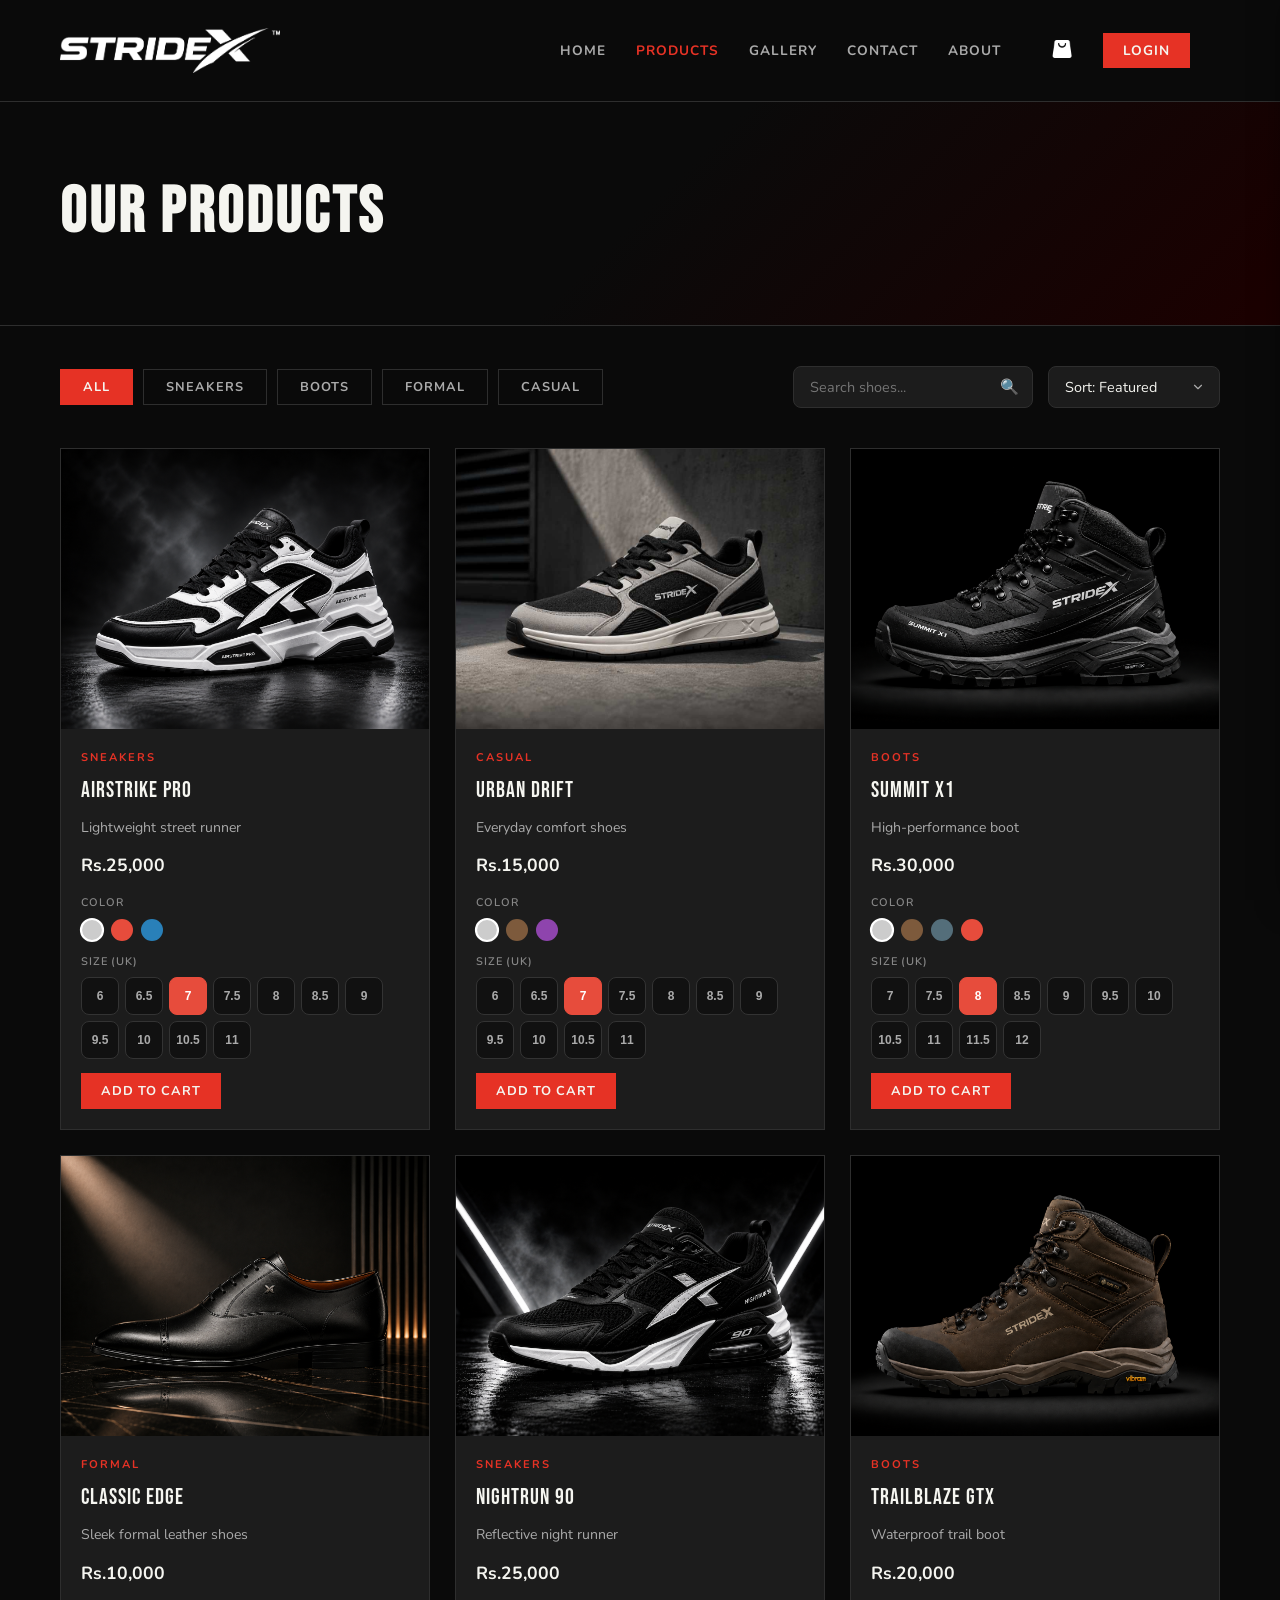
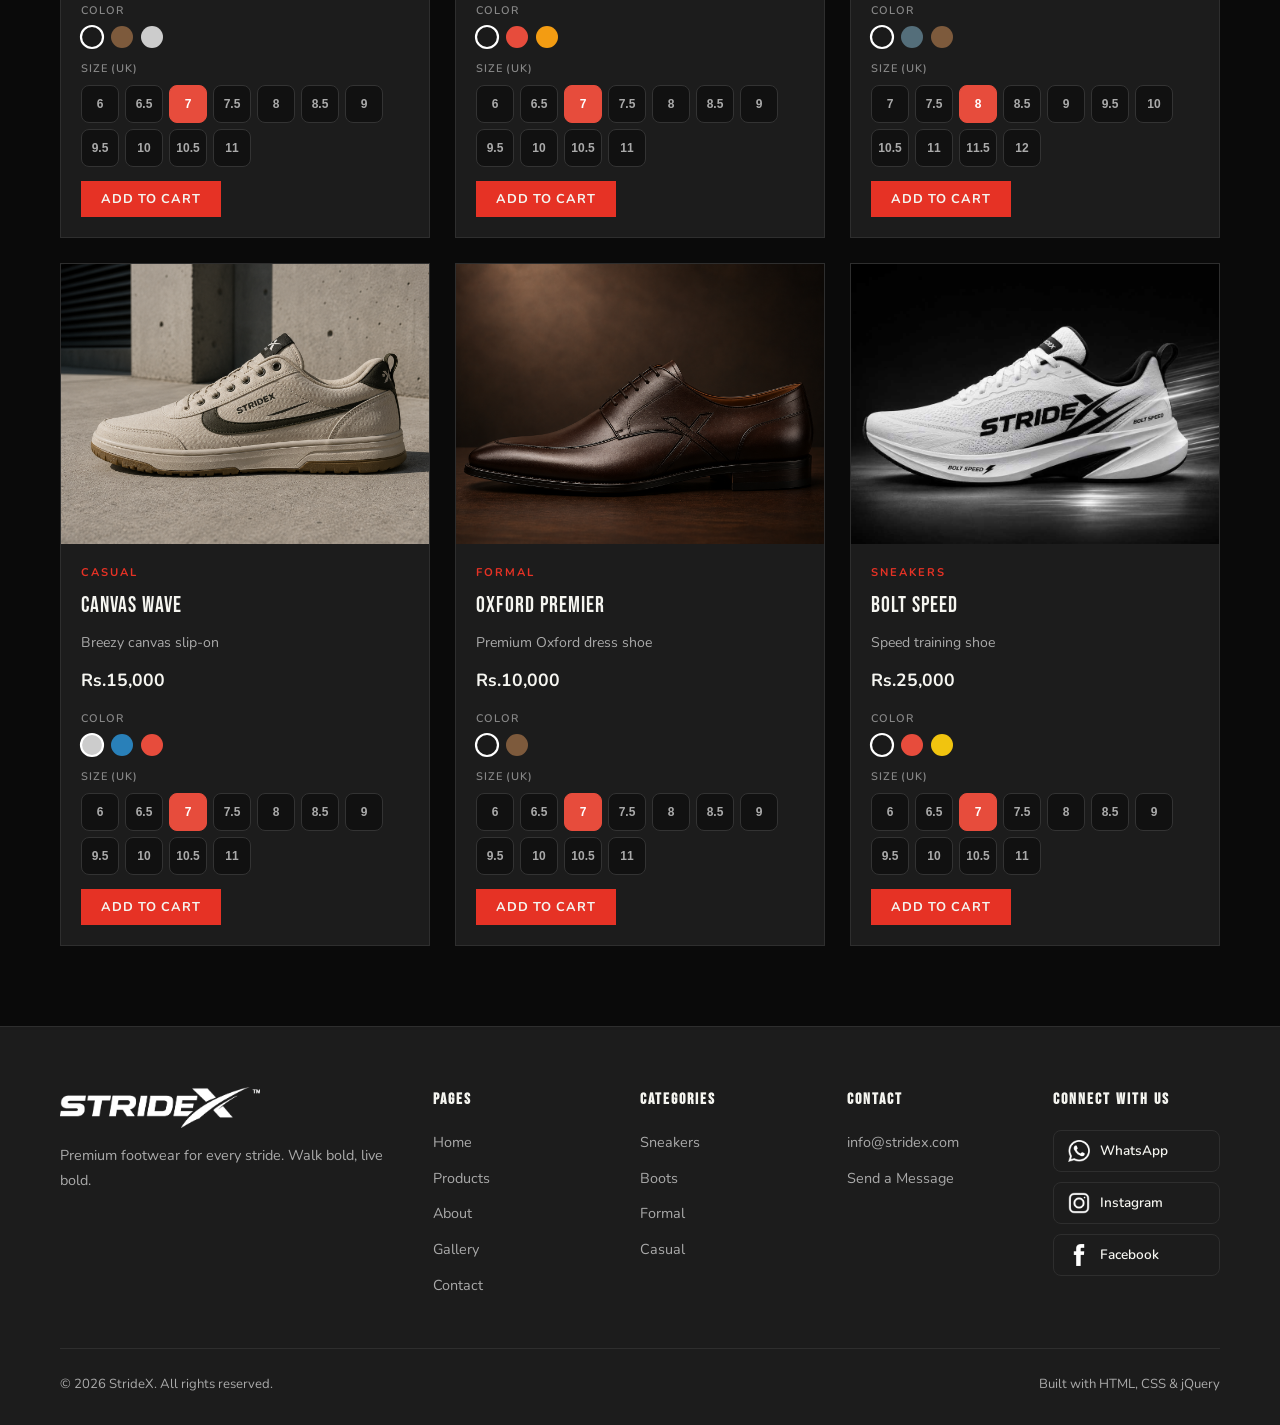
<file: products.html>
<!DOCTYPE html>
<html lang="en">
<head>
  <meta charset="UTF-8" />
  <meta name="viewport" content="width=device-width, initial-scale=1.0" />
  <title>Products – StrideX | Walk Bold</title>
  <meta name="description" content="Browse the full StrideX collection. Find the perfect pair of high-performance sneakers, boots, casual shoes, and formal footwear." />
  <link rel="stylesheet" href="css/style.css" />
  <link rel="icon" type="image/png" href="Images/Logo/stridex logo x.png" />
</head>
<body>

  <!-- NAVBAR -->
  <nav class="navbar">
     <div class="container">
       <a href="index.html" class="logo">
         <img src="Images/Logo/stridex logo.png" alt="StrideX" />
       </a>
      <div class="nav-right">
        <ul class="nav-links" id="nav-links">
          <li><a href="index.html">Home</a></li>
          <li><a href="products.html" class="active">Products</a></li>
          <li><a href="gallery.html">Gallery</a></li>
          <li><a href="contact.html">Contact</a></li>
          <li><a href="about.html">About</a></li>
          <li class="desktop-only-cart">
            <button class="cart-btn" onclick="toggleCart()">
              <img src="Images/Icons/shoppingbag.png" class="cart-icon">
              <span class="cart-count">0</span>
            </button>
          </li>
          <li>
            <a href="login.html" class="nav-login-btn">Login</a>
          </li>
        </ul>
        <div class="nav-actions">
          <button class="cart-btn mobile-only-cart" onclick="toggleCart()">
            <img src="Images/Icons/shoppingbag.png" class="cart-icon">
            <span class="cart-count">0</span>
          </button>
          <button class="hamburger" id="hamburger" aria-label="Open menu">
            <span></span><span></span><span></span>
          </button>
        </div>
      </div>
     </div>
   </nav>

  <!-- PAGE BANNER -->
  <div class="page-banner">
    <div class="container">
      <h1>Our Products</h1>
    </div>
  </div>

  <!-- PRODUCTS SECTION -->
  <section style="padding: 0 0 80px;">
    <div class="container">
      <div class="filter-bar">
        <div class="filter-group">
          <button class="filter-btn active" data-category="all">All</button>
          <button class="filter-btn" data-category="sneakers">Sneakers</button>
          <button class="filter-btn" data-category="Boots">Boots</button>
          <button class="filter-btn" data-category="formal">Formal</button>
          <button class="filter-btn" data-category="casual">Casual</button>
        </div>
        <div class="filter-controls">
          <div class="search-box">
            <input type="text" id="search-input" placeholder="Search shoes..." />
            <span class="search-icon">🔍</span>
          </div>
          <div class="sort-box">
            <select id="sort-select">
              <option value="default">Sort: Featured</option>
              <option value="price-low">Price: Low to High</option>
              <option value="price-high">Price: High to Low</option>
              <option value="name-asc">Name: A to Z</option>
            </select>
          </div>
        </div>
      </div>
      <div id="products-container">
        <p class="loading-text">Loading products...</p>
      </div>
    </div>
  </section>

  <!-- FOOTER -->
  <footer class="footer">
    <div class="container">
      <div class="footer-grid">
        <div class="footer-brand">
          <img src="Images/Logo/stridex logo.png" alt="StrideX" style="width:200px;height:auto;object-fit:contain;display:block;margin:0 0 15px;" />
          <p>Premium footwear for every stride. Walk bold, live bold.</p>
        </div>
        <div class="footer-col">
          <h4>Pages</h4>
          <ul>
            <li><a href="index.html">Home</a></li>
            <li><a href="products.html">Products</a></li>
            <li><a href="about.html">About</a></li>
            <li><a href="gallery.html">Gallery</a></li>
            <li><a href="contact.html">Contact</a></li>
          </ul>
        </div>
        <div class="footer-col">
          <h4>Categories</h4>
          <ul>
            <li><a href="products.html?category=sneakers">Sneakers</a></li>
            <li><a href="products.html?category=Boots">Boots</a></li>
            <li><a href="products.html?category=formal">Formal</a></li>
            <li><a href="products.html?category=casual">Casual</a></li>
          </ul>
        </div>
        <div class="footer-col">
          <h4>Contact</h4>
          <ul>
            <li><a href="mailto:info@stridex.com">info@stridex.com</a></li>
            <li><a href="contact.html">Send a Message</a></li>
          </ul>
        </div>
        <div class="footer-social">
          <h4>Connect with Us</h4>
          <div class="social-icons">
            <a href="contact.html" class="social-btn social-whatsapp" title="WhatsApp">
              <img src="Images/Icons/wp.png" alt="WhatsApp" class="social-icon-img" />
              WhatsApp
            </a>
            <a href="contact.html" class="social-btn social-instagram" title="Instagram">
              <img src="Images/Icons/insta.png" alt="Instagram" class="social-icon-img" />
              Instagram
            </a>
            <a href="contact.html" class="social-btn social-facebook" title="Facebook">
              <img src="Images/Icons/fb.png" alt="Facebook" class="social-icon-img" />
              Facebook
            </a>
          </div>
        </div>
      </div>
      <div class="footer-bottom">
        <p>&copy; 2026 StrideX. All rights reserved.</p>
        <p>Built with HTML, CSS &amp; jQuery</p>
      </div>
    </div>
  </footer>

  <script src="https://code.jquery.com/jquery-3.7.1.min.js"></script>
  <script src="js/script.js"></script>

</body>
</html>
</file>
<file: css/style.css>
/* ===========================
   StrideX - Main Stylesheet
   External CSS File
=========================== */

/* --- Google Fonts Import --- */
@import url('https://fonts.googleapis.com/css2?family=Bebas+Neue&family=Nunito:wght@400;600;700&display=swap');

/* --- CSS Variables --- */
:root {
  --black: #0a0a0a;
  --white: #f5f5f0;
  --red: #e63225;
  --gray: #1c1c1c;
  --lightgray: #2e2e2e;
  --textgray: #aaaaaa;
  --font-heading: 'Bebas Neue', sans-serif;
  --font-body: 'Nunito', sans-serif;
}

/* --- Reset & Base --- */
* {
  margin: 0;
  padding: 0;
  box-sizing: border-box;
}

body {
  background-color: var(--black);
  color: var(--white);
  font-family: var(--font-body);
  font-size: 16px;
  line-height: 1.6;
  overflow-x: hidden; /* This stops your page from wiggling left and right! */
}

a {
  text-decoration: none;
  color: inherit;
}

img {
  max-width: 100%;
  display: block;
}

ul {
  list-style: none;
}

/* --- Utility Classes --- */
.container {
  max-width: 1200px;
  margin: 0 auto;
  padding: 0 20px;
}

.section-title {
  font-family: var(--font-heading);
  font-size: 3rem;
  letter-spacing: 2px;
  margin-bottom: 10px;
  color: var(--white);
}

.section-subtitle {
  color: var(--textgray);
  margin-bottom: 40px;
  font-size: 1rem;
}

.btn {
  display: inline-block;
  padding: 12px 30px;
  font-family: var(--font-body);
  font-weight: 700;
  font-size: 0.9rem;
  letter-spacing: 1px;
  text-transform: uppercase;
  border: none;
  cursor: pointer;
  transition: all 0.3s ease;
}

.btn-red {
  background-color: var(--red);
  color: var(--white);
}

.btn-red:hover {
  background-color: #c0281d;
}

.btn-outline {
  background-color: transparent;
  color: var(--white);
  border: 2px solid var(--white);
}

.btn-outline:hover {
  background-color: var(--white);
  color: var(--black);
}

/* ===========================
   NAVBAR
=========================== */
.navbar {
  background-color: var(--black);
  border-bottom: 1px solid var(--lightgray);
  padding: 28px 0;
  position: sticky;
  top: 0;
  z-index: 999;
}

.navbar .container {
  display: flex;
  align-items: center;
  justify-content: space-between;
}

.logo {
  font-family: var(--font-heading);
  font-size: 2rem;
  letter-spacing: 4px;
  color: var(--white);
}

.logo img {
  width: 220px;
  height: auto;
  max-height: 70px;
  object-fit: contain;
  filter: brightness(0) invert(1);
}

.logo span {
  color: var(--red);
}

.nav-links {
  display: flex;
  gap: 30px;
}

.nav-links a {
  font-size: 0.85rem;
  font-weight: 700;
  text-transform: uppercase;
  letter-spacing: 1px;
  color: var(--textgray);
  transition: color 0.3s;
}

.nav-links a:hover,
.nav-links a.active {
  color: var(--red);
}

.nav-login-btn {
  background-color: var(--red);
  color: var(--white) !important;
  padding: 8px 20px;
}

.nav-login-btn:hover {
  background-color: #c0281d !important;
  color: var(--white) !important;
}

/* Hamburger Menu */
.hamburger {
  display: none;
  flex-direction: column;
  gap: 5px;
  cursor: pointer;
  background: none;
  border: none;
  padding: 4px;
}

.hamburger span {
  display: block;
  width: 25px;
  height: 2px;
  background-color: var(--white);
  transition: all 0.3s;
}

/* ===========================
   HERO SECTION
=========================== */
.hero{
    min-height: 70vh;
    display: flex;
    align-items: center;
    background:
        linear-gradient(to right, rgba(0,0,0,0.85), rgba(0,0,0,0.4)),
        url('../Images/BG/1.jpg');
    background-size: cover;
    background-position: center;
    background-repeat: no-repeat;
}

.hero-content {
  max-width: 600px;
}

.hero-tag {
  background-color: var(--red);
  color: var(--white);
  font-size: 0.75rem;
  font-weight: 700;
  letter-spacing: 2px;
  text-transform: uppercase;
  padding: 5px 14px;
  display: inline-block;
  margin-bottom: 20px;
}

.hero h1 {
    font-size: clamp(2.8rem, 8vw, 6rem);
}
.hero h1 {
    font-family: var(--font-heading);
    font-size: clamp(2.8rem, 8vw, 6rem);
    line-height: 1;
    letter-spacing: 2px;
    margin-bottom: 20px;
}

.hero h1 span {
  color: var(--red);
}

.hero p {
  color: var(--textgray);
  font-size: 1.1rem;
  margin-bottom: 35px;
  max-width: 480px;
}

.hero-buttons {
  display: flex;
  gap: 15px;
  flex-wrap: wrap;
}

.hero-image {
  position: absolute;
  right: -20px;
  bottom: 0;
  width: 55%;
  max-width: 700px;
  opacity: 0.15;
}

/* ===========================
   FEATURES STRIP
=========================== */
.features-strip {
  background-color: var(--red);
  padding: 18px 0;
}

.features-strip .container {
  display: flex;
  justify-content: space-around;
  flex-wrap: wrap;
  gap: 10px;
}

.feature-item {
  display: flex;
  align-items: center;
  gap: 8px;
  font-size: 0.85rem;
  font-weight: 700;
  text-transform: uppercase;
  letter-spacing: 1px;
}

.feature-item i {
  font-size: 1rem;
}

/* ===========================
   FEATURED SHOES SECTION
=========================== */
.featured-section {
  padding: 80px 0;
}

.shoe-grid {
  display: grid;
  grid-template-columns: repeat(3, 1fr);
  gap: 25px;
}

.shoe-card {
  background-color: var(--gray);
  border: 1px solid var(--lightgray);
  overflow: hidden;
  transition: transform 0.3s, border-color 0.3s;
}

.shoe-card:hover {
  transform: translateY(-6px);
  border-color: var(--red);
}

.shoe-card-img {
  width: 100%;
  height: 280px;
  display: flex;
  align-items: center;
  justify-content: center;
  overflow: hidden;
  background: #222;
  object-fit: cover;
}

.shoe-card-img img {
  width: 100%;
  height: 100%;
  object-fit: cover;
  display: block;
}

.shoe-card-body {
  padding: 20px;
}

.shoe-card-category {
  font-size: 0.7rem;
  text-transform: uppercase;
  letter-spacing: 2px;
  color: var(--red);
  font-weight: 700;
  margin-bottom: 6px;
}

.shoe-card-name {
  font-family: var(--font-heading);
  font-size: 1.4rem;
  letter-spacing: 1px;
  margin-bottom: 8px;
}

.shoe-card-price {
  font-size: 1.1rem;
  font-weight: 700;
  color: var(--white);
  margin-bottom: 15px;
}

.shoe-card-price span {
  color: var(--textgray);
  font-size: 0.85rem;
  font-weight: 400;
}

/* ===========================
   PRODUCTS PAGE
=========================== */
.page-banner {
  background: linear-gradient(135deg, #0a0a0a 50%, #1c0000 100%);
  padding: 60px 0;
  border-bottom: 1px solid var(--lightgray);
}

.page-banner h1 {
  font-family: var(--font-heading);
  font-size: 4rem;
  letter-spacing: 3px;
}

.page-banner p {
  color: var(--textgray);
  margin-top: 8px;
}

.filter-bar {
  display: flex;
  gap: 12px;
  flex-wrap: wrap;
  margin-bottom: 40px;
  margin-top: 40px;
}

.filter-btn {
  padding: 8px 22px;
  background: transparent;
  border: 1px solid var(--lightgray);
  color: var(--textgray);
  font-family: var(--font-body);
  font-size: 0.8rem;
  font-weight: 700;
  text-transform: uppercase;
  letter-spacing: 1px;
  cursor: pointer;
  transition: all 0.3s;
}

.filter-btn:hover,
.filter-btn.active {
  background-color: var(--red);
  border-color: var(--red);
  color: var(--white);
}

#products-container {
  display: grid;
  grid-template-columns: repeat(3, 1fr);
  gap: 25px;
  min-height: 200px;
}

.loading-text {
  color: var(--textgray);
  font-size: 1rem;
  grid-column: 1 / -1;
  text-align: center;
  padding: 40px 0;
}

/* ===========================
   ABOUT PAGE
=========================== */
.about-section {
  padding: 80px 0;
}

.about-grid {
  display: grid;
  grid-template-columns: 1fr 1fr;
  gap: 60px;
  align-items: center;
}

.about-text h2 {
  font-family: var(--font-heading);
  font-size: 3rem;
  letter-spacing: 2px;
  margin-bottom: 20px;
}

.about-text p {
  color: var(--textgray);
  margin-bottom: 15px;
  line-height: 1.8;
}

.about-image-box {
  background-color: var(--gray);
  border: 1px solid var(--lightgray);
  height: 400px;
  display: flex;
  align-items: center;
  justify-content: center;
  font-size: 6rem;
}

.stats-row {
  display: grid;
  grid-template-columns: repeat(3, 1fr);
  gap: 20px;
  margin-top: 60px;
}

.stat-box {
  background-color: var(--gray);
  border: 1px solid var(--lightgray);
  padding: 30px;
  text-align: center;
}

.stat-number {
  font-family: var(--font-heading);
  font-size: 3.5rem;
  color: var(--red);
  letter-spacing: 2px;
}

.stat-label {
  color: var(--textgray);
  font-size: 0.85rem;
  text-transform: uppercase;
  letter-spacing: 1px;
  margin-top: 5px;
}

.team-section {
  padding: 60px 0;
  border-top: 1px solid var(--lightgray);
}

.team-grid {
  display: grid;
  grid-template-columns: repeat(3, 1fr);
  gap: 25px;
}

.team-card {
  background-color: var(--gray);
  border: 1px solid var(--lightgray);
  padding: 30px;
  text-align: center;
}

.team-avatar {
  width: 150px;
  height: 150px;
  background-color: var(--red);
  border-radius: 50%;
  margin: 0 auto 15px;
  display: flex;
  align-items: center;
  justify-content: center;
  font-size: 2rem;
  overflow: hidden;
  border: 3px solid var(--red);
}

.team-avatar img{
  width: 100%;
  height: 100%;
  object-fit: cover;
  display: block;
}

.team-name {
  font-family: var(--font-heading);
  font-size: 1.3rem;
  letter-spacing: 1px;
  margin-bottom: 5px;
}

.team-role {
  color: var(--red);
  font-size: 0.8rem;
  text-transform: uppercase;
  letter-spacing: 1px;
  font-weight: 700;
}

/* ===========================
   GALLERY PAGE
=========================== */
.gallery-grid {
  display: grid;
  grid-template-columns: repeat(3, 1fr);
  gap: 15px;
  padding: 60px 0;
}

.gallery-item {
  background-color: var(--gray);
  border: 1px solid var(--lightgray);
  height: 260px;
  display: flex;
  align-items: center;
  justify-content: center;
  font-size: 4rem;
  position: relative;
  overflow: hidden;
  cursor: pointer;
  transition: transform 0.3s;
}

.gallery-item:hover {
  transform: scale(1.02);
  border-color: var(--red);
}

.gallery-item.large {
  grid-column: span 2;
  height: 300px;
}

.gallery-overlay {
  position: absolute;
  inset: 0;
  background: rgba(230, 50, 37, 0.85);
  display: flex;
  align-items: center;
  justify-content: center;
  opacity: 0;
  transition: opacity 0.3s;
  font-size: 0.9rem;
  font-weight: 700;
  text-transform: uppercase;
  letter-spacing: 2px;
}

.gallery-item:hover .gallery-overlay {
  opacity: 1;
}

/* ===========================
   CONTACT PAGE
=========================== */
.contact-section {
  padding: 80px 0;
}

.contact-grid {
  display: grid;
  grid-template-columns: 1fr 1.5fr;
  gap: 60px;
}

.contact-info h2 {
  font-family: var(--font-heading);
  font-size: 2.5rem;
  letter-spacing: 2px;
  margin-bottom: 20px;
}

.contact-info p {
  color: var(--textgray);
  margin-bottom: 30px;
}

.contact-detail {
  display: flex;
  align-items: flex-start;
  gap: 15px;
  margin-bottom: 20px;
}

.contact-icon {
  width: 42px;
  height: 42px;
  background-color: var(--red);
  display: flex;
  align-items: center;
  justify-content: center;
  font-size: 1rem;
  flex-shrink: 0;
}

.contact-detail-text strong {
  display: block;
  font-size: 0.8rem;
  text-transform: uppercase;
  letter-spacing: 1px;
  color: var(--textgray);
  margin-bottom: 3px;
}

/* ===========================
   FORM STYLES
=========================== */
.form-group {
  margin-bottom: 20px;
}

.form-group label {
  display: block;
  font-size: 0.8rem;
  font-weight: 700;
  text-transform: uppercase;
  letter-spacing: 1px;
  color: var(--textgray);
  margin-bottom: 8px;
}

.form-group input,
.form-group textarea,
.form-group select {
  width: 100%;
  background-color: var(--gray);
  border: 1px solid var(--lightgray);
  color: var(--white);
  padding: 12px 16px;
  font-family: var(--font-body);
  font-size: 0.95rem;
  outline: none;
  transition: border-color 0.3s;
}

.form-group input:focus,
.form-group textarea:focus,
.form-group select:focus {
  border-color: var(--red);
}

.form-group textarea {
  height: 130px;
  resize: vertical;
}

.form-group select option {
  background-color: var(--gray);
}

.error-msg {
  color: var(--red);
  font-size: 0.8rem;
  margin-top: 5px;
  display: none;
}

.success-box {
  background-color: #1a4a1a;
  border: 1px solid #2d7a2d;
  color: #6fcf6f;
  padding: 15px 20px;
  margin-top: 20px;
  font-size: 0.9rem;
  display: none;
}

/* ===========================
   LOGIN / SIGNUP PAGE
=========================== */
.auth-page {
  min-height: 100vh;
  display: flex;
  align-items: center;
  justify-content: center;
  padding: 40px 20px;
  background: linear-gradient(135deg, #0a0a0a 60%, #1c0000 100%);
}

.auth-box {
  background-color: var(--gray);
  border: 1px solid var(--lightgray);
  padding: 30px 45px;
  width: 100%;
  max-width: 460px;
}

.auth-logo {
  font-family: var(--font-heading);
  font-size: 2.5rem;
  letter-spacing: 4px;
  text-align: center;
  margin-bottom: 8px;
}

.auth-logo span {
  color: var(--red);
}

.auth-tagline {
  text-align: center;
  color: var(--textgray);
  font-size: 0.85rem;
  margin-bottom: 25px;
}

.auth-tabs {
  display: flex;
  border-bottom: 1px solid var(--lightgray);
  margin-bottom: 30px;
}

.auth-tab {
  flex: 1;
  padding: 10px;
  text-align: center;
  font-size: 0.85rem;
  font-weight: 700;
  text-transform: uppercase;
  letter-spacing: 1px;
  cursor: pointer;
  color: var(--textgray);
  border-bottom: 2px solid transparent;
  transition: all 0.3s;
  background: none;
  border-left: none;
  border-right: none;
  border-top: none;
  font-family: var(--font-body);
}

.auth-tab.active {
  color: var(--red);
  border-bottom-color: var(--red);
}

.auth-form {
  display: none;
}

.auth-form.active {
  display: block;
}

.auth-form .btn {
  width: 100%;
  text-align: center;
  margin-top: 10px;
}

/* ===========================
   FOOTER
=========================== */
.footer {
  background-color: var(--gray);
  border-top: 1px solid var(--lightgray);
  padding: 60px 0 30px;
}

.footer-grid {
  display: grid;
  grid-template-columns: 2fr 1fr 1fr 1fr;
  gap: 40px;
  margin-bottom: 40px;
  align-items: flex-start;
}

.footer-brand {
  display: flex;
  flex-direction: column;
  align-items: flex-start;
}

.footer-brand img {
  width: 300px;
  height: auto;
  max-height: 100px;
  object-fit: contain;
  margin-bottom: 15px;
  filter: brightness(0) invert(1);
}

.footer-brand .logo {
  font-size: 1.8rem;
  margin-bottom: 15px;
  display: block;
}

.footer-brand p {
  color: var(--textgray);
  font-size: 0.9rem;
  line-height: 1.7;
}

.footer-col h4 {
  font-family: var(--font-heading);
  font-size: 1rem;
  letter-spacing: 2px;
  margin-bottom: 18px;
  color: var(--white);
}

.footer-col ul li {
  margin-bottom: 10px;
}

.footer-col ul li a {
  color: var(--textgray);
  font-size: 0.9rem;
  transition: color 0.3s;
}

.footer-col ul li a:hover {
  color: var(--red);
}

.footer-bottom {
  border-top: 1px solid var(--lightgray);
  padding-top: 25px;
  display: flex;
  justify-content: space-between;
  align-items: center;
  flex-wrap: wrap;
  gap: 10px;
}

.footer-bottom p {
  color: var(--textgray);
  font-size: 0.82rem;
}

/* ===========================
   RESPONSIVE - TABLET
=========================== */
@media (max-width: 1024px) {
  .hero h1 {
    font-size: 4.5rem;
  }

  .shoe-grid,
  #products-container {
    grid-template-columns: repeat(2, 1fr);
  }

  .footer-grid {
    grid-template-columns: 1fr 1fr;
  }

  .about-grid {
    grid-template-columns: 1fr;
  }

  .about-image-box {
    height: 250px;
  }

  .contact-grid {
    grid-template-columns: 1fr;
  }

  .team-grid {
    grid-template-columns: repeat(2, 1fr);
  }
}

/* ===========================
   RESPONSIVE - MOBILE
=========================== */
@media (max-width: 640px) {
  .hero {
    padding: 60px 0;
    min-height: auto;
  }

  .hero h1 {
    font-size: 3rem;
  }

  .section-title {
    font-size: 2.2rem;
  }

  .nav-links {
    display: none;
    flex-direction: column;
    position: absolute;
    top: 65px;
    left: 0;
    right: 0;
    background-color: var(--gray);
    border-top: 1px solid var(--lightgray);
    padding: 20px;
    gap: 15px;
    z-index: 998;
  }

  .nav-links.open {
    display: flex;
  }

  .hamburger {
    display: flex;
  }

  .shoe-grid,
  #products-container {
    grid-template-columns: 1fr;
  }

  .features-strip .container {
    flex-direction: column;
    align-items: center;
    gap: 12px;
  }

  .stats-row {
    grid-template-columns: 1fr;
  }

  .gallery-grid {
    grid-template-columns: 1fr 1fr;
  }

  .gallery-item.large {
    grid-column: span 1;
  }

  .footer-grid {
    grid-template-columns: 1fr;
  }

  .footer-bottom {
    flex-direction: column;
    text-align: center;
  }

  .team-grid {
    grid-template-columns: 1fr;
  }

  .auth-box {
    padding: 25px 20px;
  }

  .filter-bar {
    gap: 8px;
  }
}

/* ===========================
   CART
=========================== */

.cart-btn{
    background:none;
    border:none;
    cursor:pointer;
    position:relative;

    display:flex;
    align-items:center;
    justify-content:center;
}

#cart-count{
    position:absolute;
    top:-8px;
    right:-10px;
    background:#e63225;
    color:white;
    width:18px;
    height:18px;
    border-radius:50%;
    font-size:11px;

    display:none;

    align-items:center;
    justify-content:center;
}
.add-cart-btn{
    transition:0.3s ease;
}

.cart-icon{
    width:22px;
    height:22px;
    object-fit:cover;
    filter: brightness(0) invert(1);
}


/* ===========================
   CART SIDEBAR
=========================== */

.cart-sidebar {
  position: fixed;
  top: 0;
  right: -420px;
  width: 400px;
  height: 100vh;
  background: rgba(15, 15, 15, 0.82);
  backdrop-filter: blur(24px);
  -webkit-backdrop-filter: blur(24px);
  border-left: 1px solid rgba(255, 255, 255, 0.08);
  z-index: 9999;
  transition: transform 0.4s cubic-bezier(0.16, 1, 0.3, 1);
  display: flex;
  flex-direction: column;
  box-shadow: -10px 0 30px rgba(0, 0, 0, 0.6);
  transform: translateX(0);
}

.cart-sidebar.active {
  transform: translateX(-420px);
}


/* HEADER */

.cart-header {
  padding: 24px 30px;
  border-bottom: 1px solid rgba(255, 255, 255, 0.05);
  display: flex;
  justify-content: space-between;
  align-items: center;
}

.cart-header h2 {
  font-family: var(--font-heading);
  color: var(--white);
  font-size: 1.6rem;
  letter-spacing: 1px;
}

.close-cart-btn {
  background: rgba(255, 255, 255, 0.05);
  border: none;
  color: var(--white);
  font-size: 18px;
  cursor: pointer;
  width: 32px;
  height: 32px;
  border-radius: 50%;
  display: flex;
  align-items: center;
  justify-content: center;
  transition: background 0.2s, transform 0.2s, color 0.2s;
}

.close-cart-btn:hover {
  background: rgba(255, 255, 255, 0.15);
  transform: scale(1.05);
  color: var(--red);
}


/* ITEMS CONTAINER */

.cart-items {
  flex: 1;
  overflow-y: auto;
  padding: 30px;
  display: flex;
  flex-direction: column;
  gap: 20px;
}

.cart-items::-webkit-scrollbar {
  width: 6px;
}

.cart-items::-webkit-scrollbar-track {
  background: transparent;
}

.cart-items::-webkit-scrollbar-thumb {
  background: rgba(255, 255, 255, 0.1);
  border-radius: 3px;
}

.cart-items::-webkit-scrollbar-thumb:hover {
  background: rgba(255, 255, 255, 0.2);
}


/* ITEM CARD */

.cart-item-simple {
  display: flex;
  gap: 16px;
  background: rgba(255, 255, 255, 0.02);
  border: 1px solid rgba(255, 255, 255, 0.04);
  border-radius: 16px;
  padding: 16px;
  transition: border-color 0.3s, background 0.3s;
}

.cart-item-simple:hover {
  background: rgba(255, 255, 255, 0.04);
  border-color: rgba(255, 255, 255, 0.08);
}

.cart-thumb {
  width: 80px;
  height: 80px;
  object-fit: cover;
  border-radius: 12px;
  background: #111;
  border: 1px solid rgba(255, 255, 255, 0.08);
}

.cart-info {
  flex: 1;
  display: flex;
  flex-direction: column;
}

.cart-item-name {
  color: var(--white);
  font-size: 0.95rem;
  font-weight: 700;
  margin: 0;
}

.cart-item-price {
  color: #ff3b30;
  font-weight: 700;
  font-size: 0.95rem;
}

/* Quantity Adjusters */
.cart-qty-controls {
  display: flex;
  align-items: center;
  background: rgba(255, 255, 255, 0.04);
  border-radius: 8px;
  width: fit-content;
  border: 1px solid rgba(255, 255, 255, 0.04);
}

.qty-btn {
  background: none;
  border: none;
  color: var(--white);
  font-size: 14px;
  width: 28px;
  height: 28px;
  cursor: pointer;
  display: flex;
  align-items: center;
  justify-content: center;
  transition: background 0.2s;
  border-radius: 6px;
}

.qty-btn:hover {
  background: rgba(255, 255, 255, 0.08);
}

.qty-val {
  font-size: 0.85rem;
  font-weight: 700;
  color: var(--white);
  padding: 0 8px;
  min-width: 20px;
  text-align: center;
}

/* Empty Cart State */
.cart-empty-state {
  text-align: center;
  padding: 40px 10px;
  display: flex;
  flex-direction: column;
  align-items: center;
  justify-content: center;
  height: 100%;
}

.empty-cart-icon {
  font-size: 3.5rem;
  margin-bottom: 20px;
  opacity: 0.7;
}

.empty-title {
  font-family: var(--font-heading);
  font-size: 1.8rem;
  letter-spacing: 1px;
  color: var(--white);
  margin-bottom: 10px;
}

.empty-desc {
  color: var(--textgray);
  font-size: 0.9rem;
  line-height: 1.6;
  margin-bottom: 25px;
  max-width: 280px;
}

.empty-shop-btn {
  padding: 10px 24px;
  font-size: 0.8rem;
  border-radius: 8px;
  cursor: pointer;
}


/* FOOTER */

.cart-footer {
  padding: 24px 30px;
  border-top: 1px solid rgba(255, 255, 255, 0.05);
  background: rgba(10, 10, 10, 0.85);
}

.cart-total {
  display: flex;
  justify-content: space-between;
  align-items: center;
  color: var(--white);
  margin-bottom: 20px;
}

.cart-total span:first-child {
  font-size: 0.85rem;
  text-transform: uppercase;
  letter-spacing: 1px;
  color: var(--textgray);
}

.cart-total span:last-child {
  font-size: 1.3rem;
  font-weight: 700;
  color: #ff3b30;
}

.checkout-btn {
  width: 100%;
  height: 50px;
  border: none;
  background: linear-gradient(135deg, #ff3b30 0%, #c0281d 100%);
  color: white;
  font-family: var(--font-body);
  font-weight: 700;
  font-size: 0.95rem;
  letter-spacing: 1px;
  text-transform: uppercase;
  border-radius: 10px;
  cursor: pointer;
  transition: all 0.3s ease;
  box-shadow: 0 4px 15px rgba(255, 59, 48, 0.2);
  display: flex;
  align-items: center;
  justify-content: center;
}

.checkout-btn:hover {
  transform: translateY(-2px);
  box-shadow: 0 6px 20px rgba(255, 59, 48, 0.4);
}

.checkout-btn:active {
  transform: translateY(0);
}

.checkout-btn.disabled {
  background: #222 !important;
  color: #555 !important;
  cursor: not-allowed;
  box-shadow: none;
  transform: none;
}


/* CART HEADER ICON BUTTON */

.cart-btn {
  background: none;
  border: none;
  cursor: pointer;
  position: relative;
  margin-left: 20px;
}

.cart-btn img {
  width: 22px;
}

#cart-count {
  position: absolute;
  top: -8px;
  right: -8px;
  width: 18px;
  height: 18px;
  background: #ff3b30;
  color: white;
  border-radius: 50%;
  font-size: 11px;
  display: none;
  align-items: center;
  justify-content: center;
}

/* ===========================
   COLOR & SIZE SELECTORS
   Add these to the bottom of style.css
=========================== */

.option-label {
  font-size: 11px;
  font-weight: 600;
  color: #888;
  text-transform: uppercase;
  letter-spacing: 0.08em;
  margin-bottom: 7px;
  margin-top: 12px;
}

.colors-row {
  display: flex;
  gap: 8px;
  flex-wrap: wrap;
  margin-bottom: 4px;
}

.color-dot {
  width: 22px;
  height: 22px;
  border-radius: 50%;
  border: 2px solid transparent;
  cursor: pointer;
  transition: transform 0.15s, border-color 0.15s;
}

.color-dot:hover {
  transform: scale(1.2);
}

.color-dot.active {
  border-color: #ffffff;
  transform: scale(1.1);
}

.sizes-row {
  display: flex;
  gap: 6px;
  flex-wrap: wrap;
  margin-bottom: 14px;
}

.size-btn {
  width: 38px;
  height: 38px;
  border: 1px solid #333;
  border-radius: 8px;
  background: #111;
  font-size: 12px;
  font-weight: 600;
  color: #aaa;
  cursor: pointer;
  transition: background 0.12s, color 0.12s, border-color 0.12s;
  display: flex;
  align-items: center;
  justify-content: center;
}

.size-btn:hover {
  background: #2a2a2a;
  color: #fff;
  border-color: #555;
}

.size-btn.active {
  background: #e74c3c;
  color: #fff;
  border-color: #e74c3c;
}

/* CART REMOVE BUTTON */
.cart-remove-btn {
  background: none;
  border: none;
  color: #666;
  font-size: 14px;
  cursor: pointer;
  padding: 0 2px;
  line-height: 1;
  transition: color 0.15s;
  flex-shrink: 0;
}

.cart-remove-btn:hover {
  color: #e74c3c;
}

/* ===========================
   SOCIAL MEDIA BUTTONS (FOOTER)
=========================== */

.footer-grid {
  grid-template-columns: 2fr 1fr 1fr 1fr 1fr; /* add column for social */
}

.footer-social h4 {
  font-family: var(--font-heading);
  font-size: 1rem;
  letter-spacing: 2px;
  margin-bottom: 18px;
  color: var(--white);
}

.social-icons {
  display: flex;
  flex-direction: column;
  gap: 10px;
}

.social-btn {
  display: flex;
  align-items: center;
  gap: 10px;
  padding: 9px 14px;
  border-radius: 8px;
  border: 1px solid #2e2e2e;
  color: var(--white);
  font-size: 0.85rem;
  font-weight: 600;
  transition: background 0.2s, border-color 0.2s, transform 0.15s;
  text-decoration: none;
}

.social-btn:hover {
  transform: translateX(4px);
}

.social-whatsapp:hover  { background: #1da851; border-color: #1da851; }
.social-instagram:hover { background: #c13584; border-color: #c13584; }
.social-facebook:hover  { background: #1877f2; border-color: #1877f2; }

/* Icon image inside button — easy to swap & resize */
.social-icon-img {
  width: 22px;   /* ← change this to resize icons */
  height: 22px;  /* ← change this to resize icons */
  object-fit: contain;
  filter: brightness(0) invert(1);
  display: block;
}

@media (max-width: 1024px) {
  .footer-grid {
    grid-template-columns: 1fr 1fr;
  }
}

@media (max-width: 640px) {
  .footer-grid {
    grid-template-columns: 1fr;
  }
  .social-icons {
    flex-direction: row;
    flex-wrap: wrap;
    justify-content: center;
  }
}


/* ===================================================
   STRIDEX FINAL MOBILE FIXES (SHRINKS & CENTERS TEXT)
=================================================== */
@media (max-width: 640px) {
  
  /* This centers your text and keeps it inside the screen */
  .hero-content {
    text-align: center;
    margin: 0 auto;
    padding: 0 10px;
  }

  /* This shrinks the giant "WALK BOLD" font so it doesn't break the screen layout */
  .hero h1 {
    font-size: 3.2rem !important; 
    line-height: 1.1;
    margin-bottom: 15px;
  }

  /* This centers the paragraphs */
  .hero p {
    margin: 0 auto 30px auto;
    text-align: center;
    font-size: 1rem;
  }

  /* This stacks the "Shop Now" and "Our Story" buttons on top of each other */
  .hero-buttons {
    flex-direction: column !important;
    align-items: center;
    gap: 12px;
  }

  /* This makes both buttons matching sizes so they look super professional */
  .hero-buttons .btn {
    width: 100%;
    max-width: 260px;
    text-align: center;
  }
}

/* --- Products Page Mobile Layout Fix --- */
@media (max-width: 640px) {
  
  #products-container, 
  .shoe-grid {
    grid-template-columns: 1fr !important;
    gap: 20px;
    padding: 0 10px;
  }

  .page-banner h1 {
    font-size: 2.5rem !important;
    text-align: center;
  }

  .page-banner p {
    text-align: center;
    font-size: 0.9rem;
  }
}

/* MOBILE FIXES */
@media (max-width: 768px) {

  body {
    overflow-x: hidden;
  }

  .hero,
  .hero-content {
    padding: 20px;
    text-align: center;
  }

  .hero h1 {
    font-size: 2rem !important;
    line-height: 1.1;
  }

  .hero p {
    font-size: 1rem;
    line-height: 1.6;
  }

  .btn,
  .hero button {
    width: 100%;
    max-width: 300px;
    margin: 10px auto;
    display: block;
  }

  .container {
    width: 95%;
    padding: 0 15px;
  }

  .products-grid {
    grid-template-columns: 1fr !important;
    gap: 20px;
  }

  .product-card {
    width: 100%;
  }

  img {
    max-width: 100%;
    height: auto;
  }

  .footer-content {
    flex-direction: column;
    text-align: center;
  }

  .nav-links {
    display: none;
  }

  .mobile-menu {
    display: block;
  }
}

/* =====================================
   STRIDEX MOBILE OVERHAUL
   ADD THIS AT THE VERY END
===================================== */

@media (max-width: 768px){

  .container{
    width:100%;
    padding:0 20px;
  }

  /* NAVBAR */
  .navbar{
    padding:15px 0;
  }

  .logo img{
    width:150px;
    max-height:50px;
  }

  /* HERO */
  .hero{
    min-height:auto;
    padding:60px 0 50px;
    text-align:center;
  }

  .hero-content{
    max-width:100%;
    padding:0;
    margin:auto;
  }

  .hero-tag{
    font-size:0.65rem;
    padding:6px 12px;
    margin-bottom:15px;
  }

  .hero h1{
    font-size:2.8rem !important;
    line-height:1;
    letter-spacing:1px;
    margin-bottom:15px;
  }

  .hero p{
    font-size:0.95rem;
    line-height:1.6;
    max-width:100%;
    margin:0 auto 25px;
  }

  .hero-buttons{
    flex-direction:column;
    align-items:center;
    width:100%;
  }

  .hero-buttons .btn{
    width:100%;
    max-width:280px;
  }

  .hero-image{
    display:none;
  }

  /* FEATURES BAR */
  .features-strip{
    padding:15px 0;
  }

  .features-strip .container{
    flex-direction:column;
    gap:12px;
  }

  .feature-item{
    font-size:0.75rem;
    justify-content:center;
    text-align:center;
  }

  /* SECTION HEADINGS */
  .section-title{
    font-size:2rem;
    text-align:center;
  }

  .section-subtitle{
    text-align:center;
  }

  /* PRODUCTS */
  .shoe-grid,
  #products-container{
    grid-template-columns:1fr !important;
    gap:20px;
  }

  .shoe-card-img{
    height:240px;
  }

  .shoe-card-body{
    padding:16px;
  }

  /* ABOUT */
  .about-grid{
    grid-template-columns:1fr;
    gap:30px;
  }

  .about-text{
    text-align:center;
  }

  .stats-row{
    grid-template-columns:1fr;
  }

  /* TEAM */
  .team-grid{
    grid-template-columns:1fr;
  }

  /* CONTACT */
  .contact-grid{
    grid-template-columns:1fr;
    gap:30px;
  }

  /* GALLERY */
  .gallery-grid{
    grid-template-columns:1fr;
  }

  .gallery-item,
  .gallery-item.large{
    height:220px;
    grid-column:auto;
  }

  /* FOOTER */
  .footer{
    padding:40px 0 20px;
  }

  .footer-grid{
    grid-template-columns:1fr !important;
    gap:25px;
    text-align:center;
  }

  .footer-brand{
    align-items:center;
  }

  .footer-brand img{
    width:180px;
  }

  .social-icons{
    align-items:center;
  }

  .footer-bottom{
    flex-direction:column;
    text-align:center;
  }

  /* CART */
  .cart-sidebar{
    width:100%;
    right:-100%;
    transform: translateX(0);
  }

  .cart-sidebar.active{
    transform: translateX(-100%);
  }

  /* FILTERS */
  .filter-bar{
    justify-content:center;
  }

  .filter-btn{
    font-size:0.75rem;
    padding:8px 14px;
  }

  /* PAGE BANNERS */
  .page-banner{
    padding:40px 0;
    text-align:center;
  }

  .page-banner h1{
    font-size:2.5rem;
  }

  /* FIXES RANDOM OVERFLOW */
  *{
    max-width:100%;
  }

  body,
  html{
    overflow-x:hidden;
  }
}

@media (max-width: 768px){

  .hero{
    min-height:auto;
    padding:50px 0;
  }

  .hero-content{
    max-width:100%;
    text-align:center;
    padding:0 15px;
  }

  .hero h1{
    font-size:2.5rem !important;
    line-height:1.05;
  }

  .hero p{
    font-size:0.95rem;
    max-width:100%;
    margin:15px auto;
  }

  .hero-buttons{
    display:flex;
    flex-direction:column;
    align-items:center;
    gap:12px;
  }

  .hero-buttons .btn{
    width:100%;
    max-width:260px;
  }

  .hero-image{
    display:none;
  }

  .feature-item{
    font-size:0.75rem;
  }

  .shoe-grid,
  #products-container{
    grid-template-columns:1fr !important;
  }

  .footer-grid{
    grid-template-columns:1fr !important;
  }

  .cart-sidebar{
    width:100%;
  }
}

/* ===================================================
   STRIDEX RESPONSIVE NAVBAR & NAV-ACTIONS OVERRIDES
   =================================================== */
.nav-right {
  display: flex;
  align-items: center;
  gap: 30px;
}

.nav-actions {
  display: flex;
  align-items: center;
  gap: 15px;
}

.desktop-only-cart {
  display: block;
}

.mobile-only-cart {
  display: none;
}

.cart-count {
  position: absolute;
  top: -8px;
  right: -8px;
  width: 18px;
  height: 18px;
  background: #ff3b30;
  color: white;
  border-radius: 50%;
  font-size: 11px;
  display: none;
  align-items: center;
  justify-content: center;
}

@media (max-width: 768px) {
  .nav-right {
    gap: 0 !important;
  }

  .hamburger {
    display: flex !important;
  }

  .nav-links {
    display: none !important;
    flex-direction: column !important;
    position: absolute !important;
    top: 100% !important;
    left: 0 !important;
    right: 0 !important;
    background-color: var(--gray) !important;
    border-top: 1px solid var(--lightgray) !important;
    border-bottom: 1px solid var(--lightgray) !important;
    padding: 20px !important;
    gap: 15px !important;
    z-index: 998 !important;
  }

  .nav-links.open {
    display: flex !important;
  }

  .nav-links li {
    width: 100% !important;
    text-align: center !important;
  }

  .nav-links li a {
    display: block !important;
    width: 100% !important;
    padding: 10px 0 !important;
    font-size: 1rem !important;
  }

  .cart-btn {
    margin-left: 0 !important;
  }

  .desktop-only-cart {
    display: none !important;
  }

  .mobile-only-cart {
    display: flex !important;
  }

  .shoe-card-img {
    height: auto !important;
  }

  .shoe-card-img img {
    height: auto !important;
  }

  .hero {
    min-height: auto !important;
    padding: 80px 0 !important;
    background: 
      linear-gradient(rgba(0, 0, 0, 0.75), rgba(0, 0, 0, 0.85)), 
      url('../Images/BG/1.jpg') !important;
    background-position: left center !important;
    background-size: cover !important;
  }
}

/* ===================================================
   STRIDEX SEARCH, SORT, AND CHECKOUT MODAL STYLES
   =================================================== */

/* Search & Sort Controls Layout */
.filter-bar {
  display: flex;
  justify-content: space-between;
  align-items: center;
  gap: 20px;
  flex-wrap: wrap;
  margin-bottom: 40px;
  margin-top: 40px;
}

.filter-group {
  display: flex;
  gap: 10px;
  flex-wrap: wrap;
}

.filter-controls {
  display: flex;
  align-items: center;
  gap: 15px;
  flex-wrap: wrap;
}

/* Search Box Styling */
.search-box {
  position: relative;
  min-width: 240px;
}

.search-box input {
  width: 100%;
  background-color: var(--gray);
  border: 1px solid var(--lightgray);
  color: var(--white);
  padding: 10px 40px 10px 16px;
  font-family: var(--font-body);
  font-size: 0.9rem;
  border-radius: 8px;
  outline: none;
  transition: border-color 0.3s, box-shadow 0.3s;
}

.search-box input:focus {
  border-color: var(--red);
  box-shadow: 0 0 0 2px rgba(230, 50, 37, 0.2);
}

.search-icon {
  position: absolute;
  right: 14px;
  top: 50%;
  transform: translateY(-50%);
  color: var(--textgray);
  font-size: 0.95rem;
  pointer-events: none;
}

/* Sort Box Styling */
.sort-box select {
  background-color: var(--gray);
  border: 1px solid var(--lightgray);
  color: var(--white);
  padding: 10px 36px 10px 16px;
  font-family: var(--font-body);
  font-size: 0.9rem;
  border-radius: 8px;
  outline: none;
  cursor: pointer;
  transition: border-color 0.3s;
  appearance: none; /* remove default arrow */
  background-image: url("data:image/svg+xml;charset=UTF-8,%3Csvg xmlns='http://www.w3.org/2000/svg' viewBox='0 0 24 24' fill='none' stroke='%23aaaaaa' stroke-width='2' stroke-linecap='round' stroke-linejoin='round'%3E%3Cpolyline points='6 9 12 15 18 9'%3E%3C/polyline%3E%3C/svg%3E");
  background-repeat: no-repeat;
  background-position: right 14px center;
  background-size: 14px;
}

.sort-box select:focus {
  border-color: var(--red);
}

.sort-box select option {
  background-color: var(--gray);
  color: var(--white);
}

/* Checkout Modal Styling */
.checkout-modal {
  position: fixed;
  inset: 0;
  background-color: rgba(0, 0, 0, 0.7);
  backdrop-filter: blur(8px);
  -webkit-backdrop-filter: blur(8px);
  display: flex;
  align-items: center;
  justify-content: center;
  z-index: 10000;
  opacity: 0;
  visibility: hidden;
  pointer-events: none;
  transition: opacity 0.3s ease, visibility 0.3s ease;
}

.checkout-modal.active {
  opacity: 1;
  visibility: visible;
  pointer-events: all;
}

.checkout-modal .modal-content {
  background-color: #0f0f0f;
  border: 1px solid #2e2e2e;
  border-radius: 16px;
  width: 90%;
  max-width: 500px;
  max-height: 90vh;
  overflow-y: auto;
  padding: 30px;
  position: relative;
  box-shadow: 0 20px 40px rgba(0, 0, 0, 0.6);
  transform: scale(0.95);
  transition: transform 0.3s cubic-bezier(0.16, 1, 0.3, 1);
}

.checkout-modal.active .modal-content {
  transform: scale(1);
}

.checkout-modal .modal-header {
  display: flex;
  justify-content: space-between;
  align-items: center;
  margin-bottom: 24px;
  border-bottom: 1px solid #222;
  padding-bottom: 15px;
}

.checkout-modal .modal-header h2 {
  font-family: var(--font-heading);
  font-size: 1.8rem;
  letter-spacing: 1px;
  color: var(--white);
  margin: 0;
}

.close-modal-btn {
  background: none;
  border: none;
  color: var(--textgray);
  font-size: 1.5rem;
  cursor: pointer;
  transition: color 0.2s;
  padding: 4px;
  line-height: 1;
}

.close-modal-btn:hover {
  color: var(--red);
}

/* Modal Form Styles */
.form-group-modal {
  margin-bottom: 20px;
}

.form-group-modal label {
  display: block;
  font-size: 0.8rem;
  font-weight: 700;
  text-transform: uppercase;
  letter-spacing: 1px;
  color: var(--textgray);
  margin-bottom: 8px;
}

.form-group-modal input,
.form-group-modal textarea {
  width: 100%;
  background-color: #171717;
  border: 1px solid #2e2e2e;
  color: var(--white);
  padding: 12px 16px;
  font-family: var(--font-body);
  font-size: 0.95rem;
  border-radius: 8px;
  outline: none;
  transition: border-color 0.2s, background-color 0.2s;
}

.form-group-modal input:focus,
.form-group-modal textarea:focus {
  border-color: var(--red);
  background-color: #1a1a1a;
}

.form-group-modal textarea {
  height: 80px;
  resize: none;
}

/* Order Summary Box */
.order-summary-box {
  background-color: #171717;
  border: 1px solid #222;
  border-radius: 10px;
  padding: 18px;
  margin-bottom: 24px;
}

.order-summary-box h3 {
  font-size: 0.95rem;
  text-transform: uppercase;
  letter-spacing: 1px;
  margin-bottom: 12px;
  color: var(--white);
  border-bottom: 1px solid #2c2c2c;
  padding-bottom: 8px;
}

#checkoutSummaryItems {
  max-height: 150px;
  overflow-y: auto;
  margin-bottom: 12px;
}

.checkout-summary-total {
  display: flex;
  justify-content: space-between;
  font-size: 1.1rem;
  font-weight: 700;
  color: var(--white);
  border-top: 1px solid #2c2c2c;
  padding-top: 10px;
}

.checkout-summary-total span:last-child {
  color: #ff3b30;
}

.place-order-btn {
  width: 100%;
  padding: 14px;
  font-size: 1rem;
  border-radius: 8px;
  font-weight: 700;
  margin-top: 10px;
}

/* Success Screen */
.success-screen {
  text-align: center;
  padding: 20px 0;
}

.success-icon {
  width: 70px;
  height: 70px;
  background-color: #16c47f;
  color: white;
  font-size: 2.2rem;
  font-weight: bold;
  border-radius: 50%;
  display: flex;
  align-items: center;
  justify-content: center;
  margin: 0 auto 20px;
  box-shadow: 0 10px 20px rgba(22, 196, 127, 0.2);
}

.success-screen h2 {
  font-family: var(--font-heading);
  font-size: 2.2rem;
  letter-spacing: 1px;
  margin-bottom: 12px;
  color: var(--white);
}

.success-screen p {
  color: var(--textgray);
  font-size: 0.95rem;
  line-height: 1.6;
}

/* Shake animation for cart button badge update */
.cart-shake {
  animation: cartPopShake 0.5s ease;
}

@keyframes cartPopShake {
  0% { transform: scale(1); }
  25% { transform: scale(1.2) rotate(-6deg); }
  50% { transform: scale(1.2) rotate(6deg); }
  75% { transform: scale(1.1) rotate(-3deg); }
  100% { transform: scale(1); }
}

/* Responsive adjustments for filters & modal */
@media (max-width: 768px) {
  .filter-bar {
    flex-direction: column;
    align-items: stretch;
    gap: 15px;
  }
  .filter-group {
    justify-content: center;
  }
  .filter-controls {
    justify-content: space-between;
    width: 100%;
  }
  .search-box, .sort-box {
    flex: 1;
  }
  .search-box {
    min-width: 0;
  }
}
</file>
